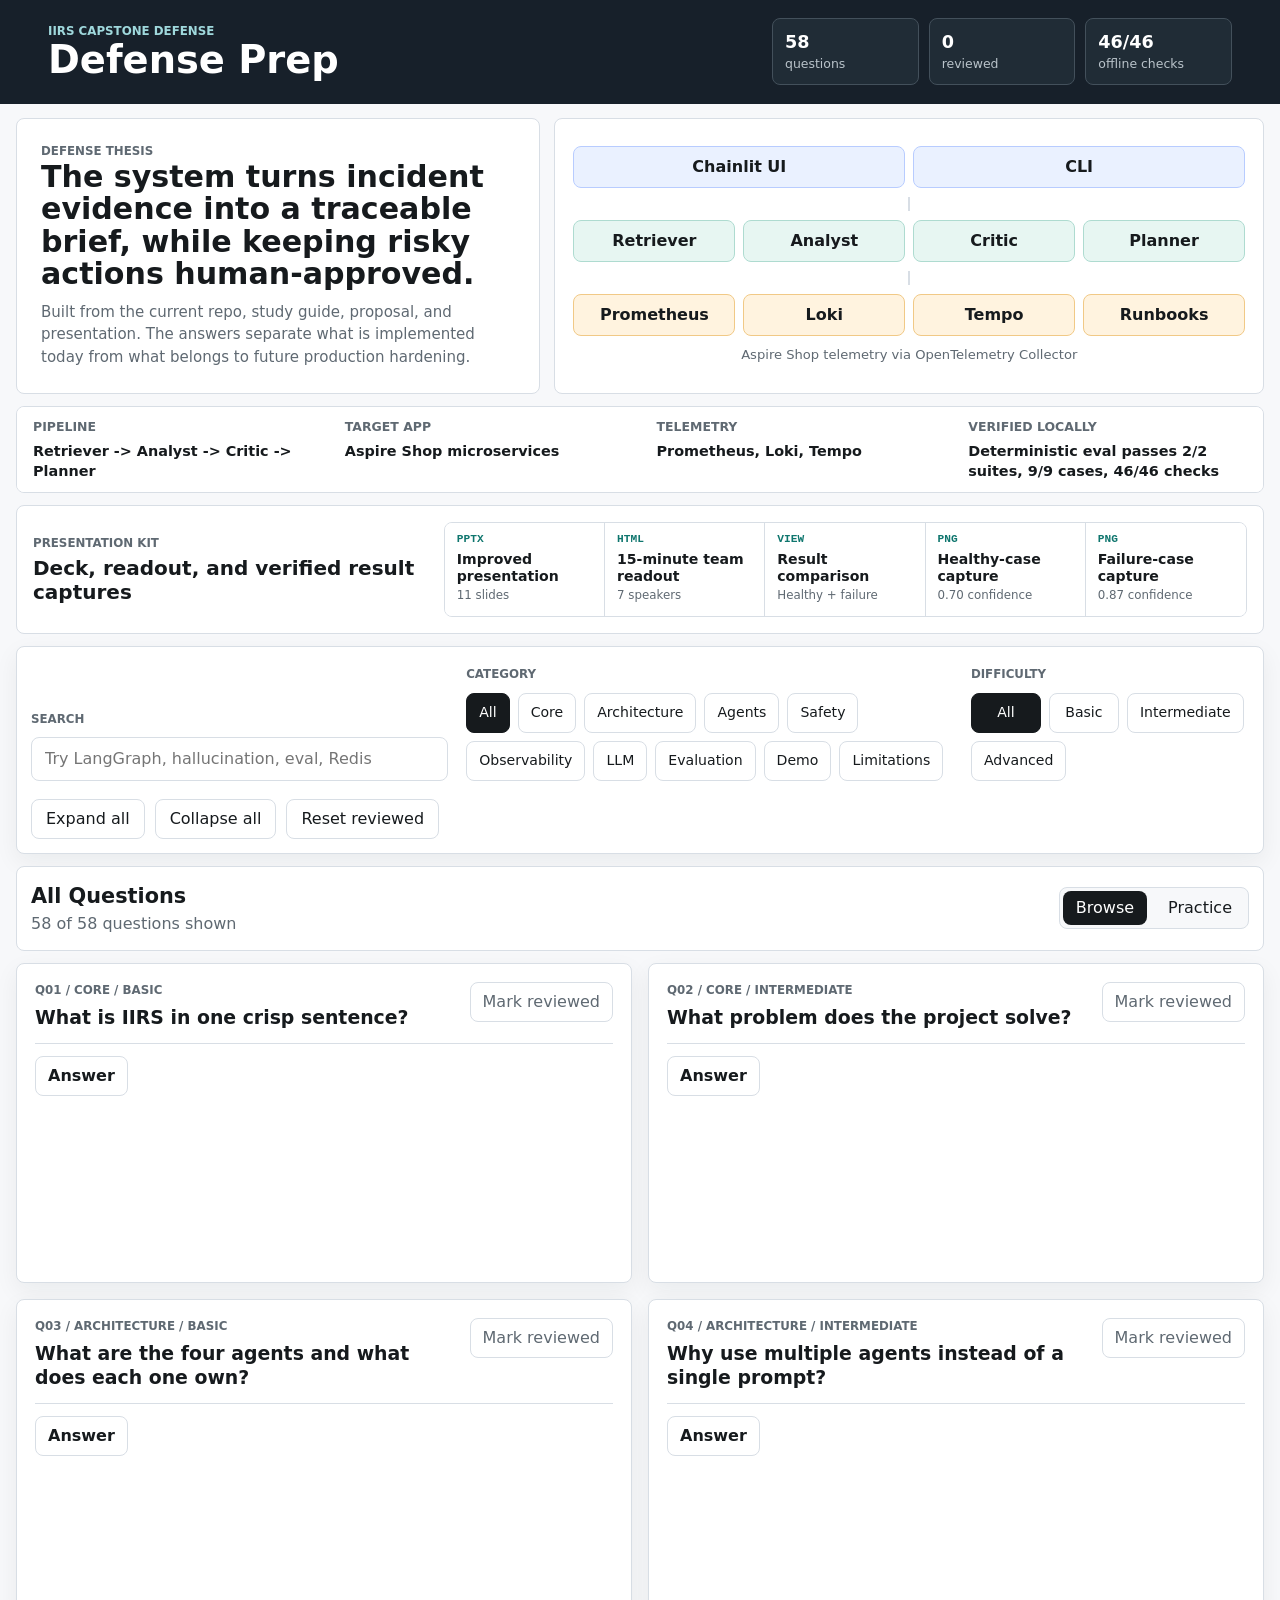
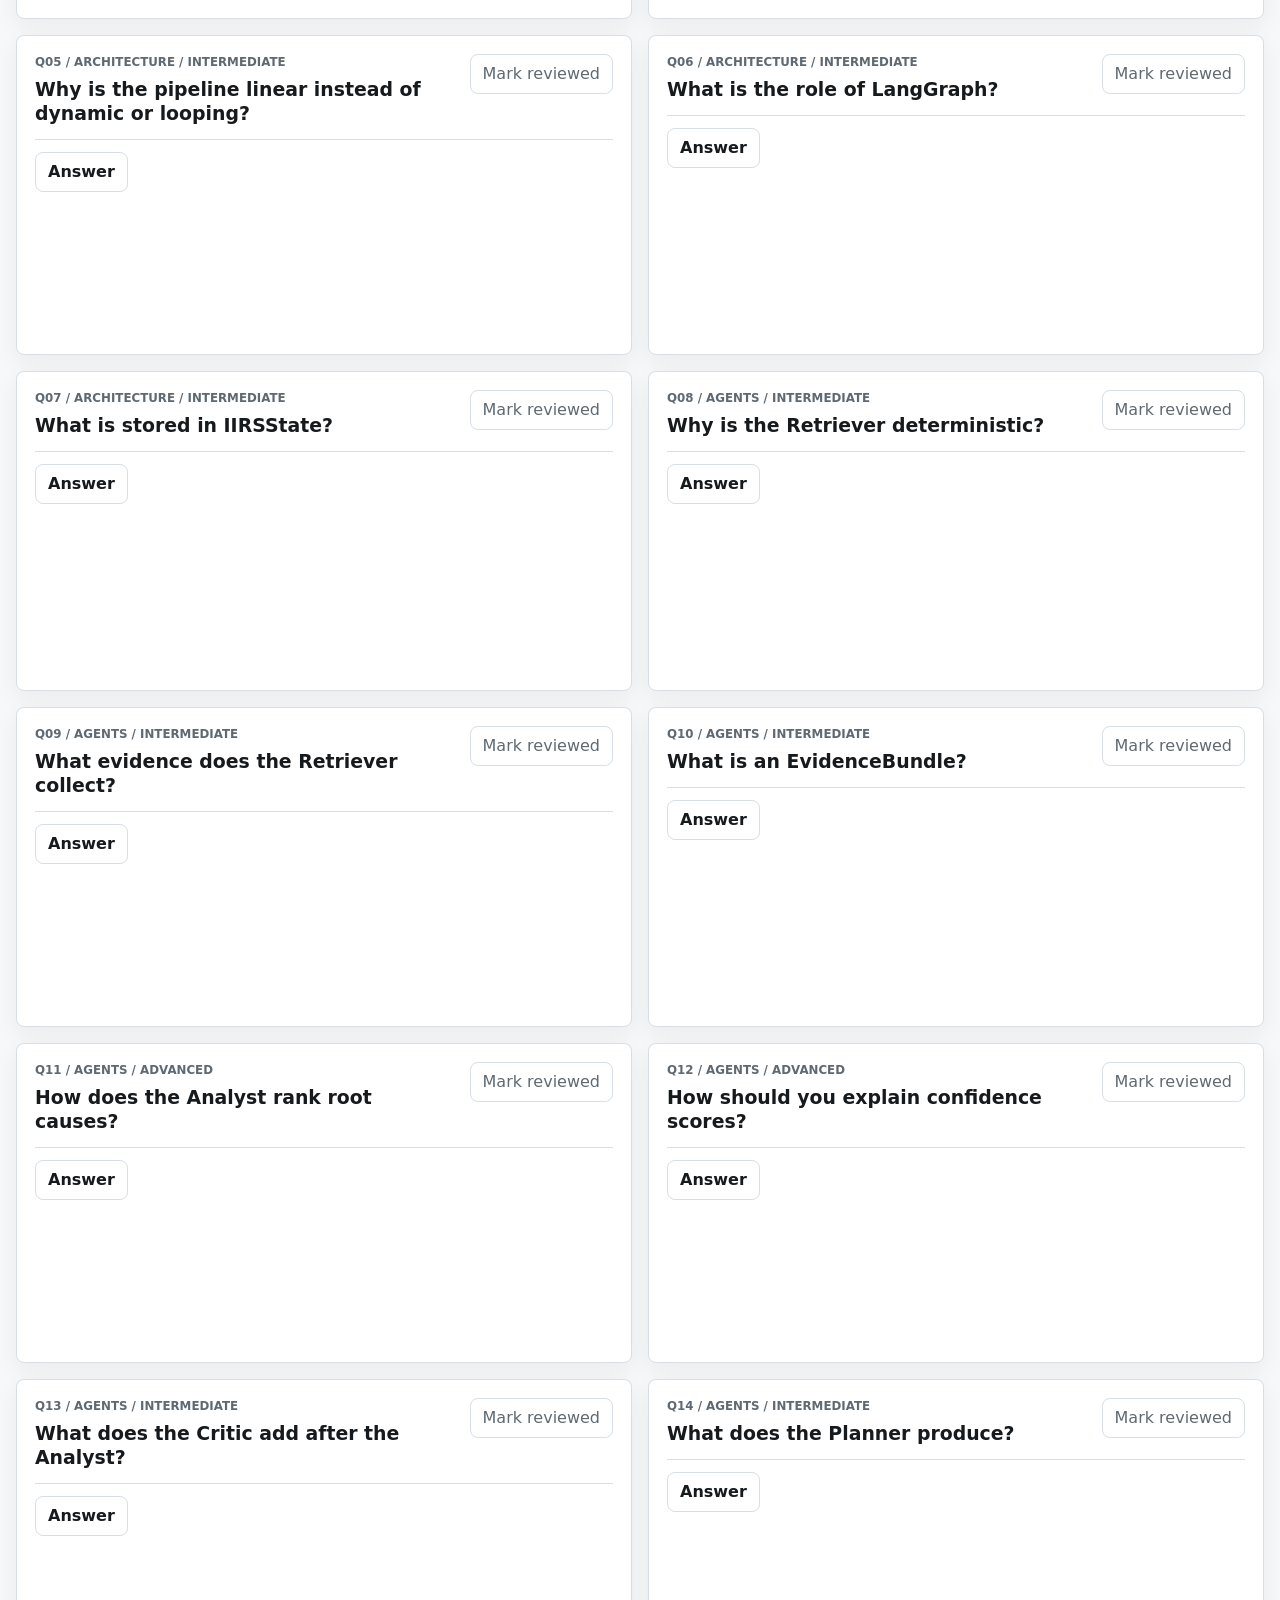
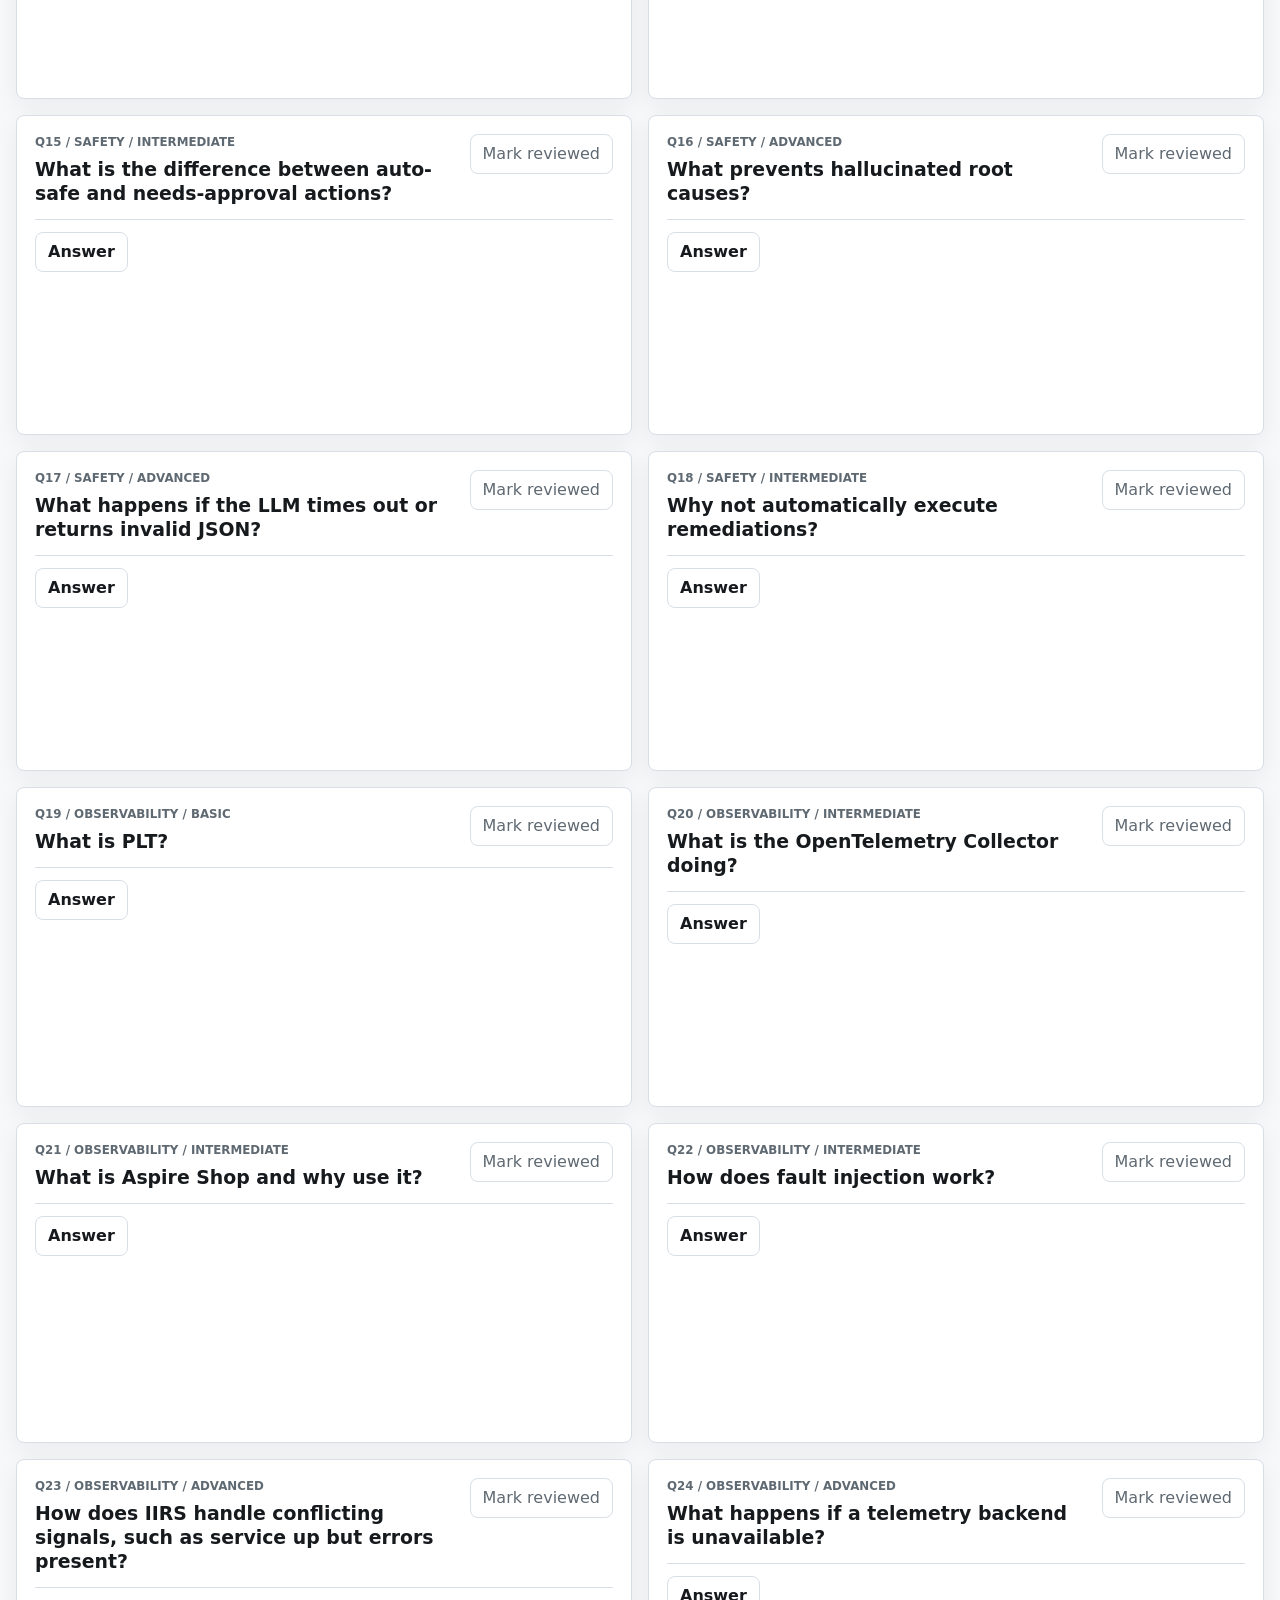
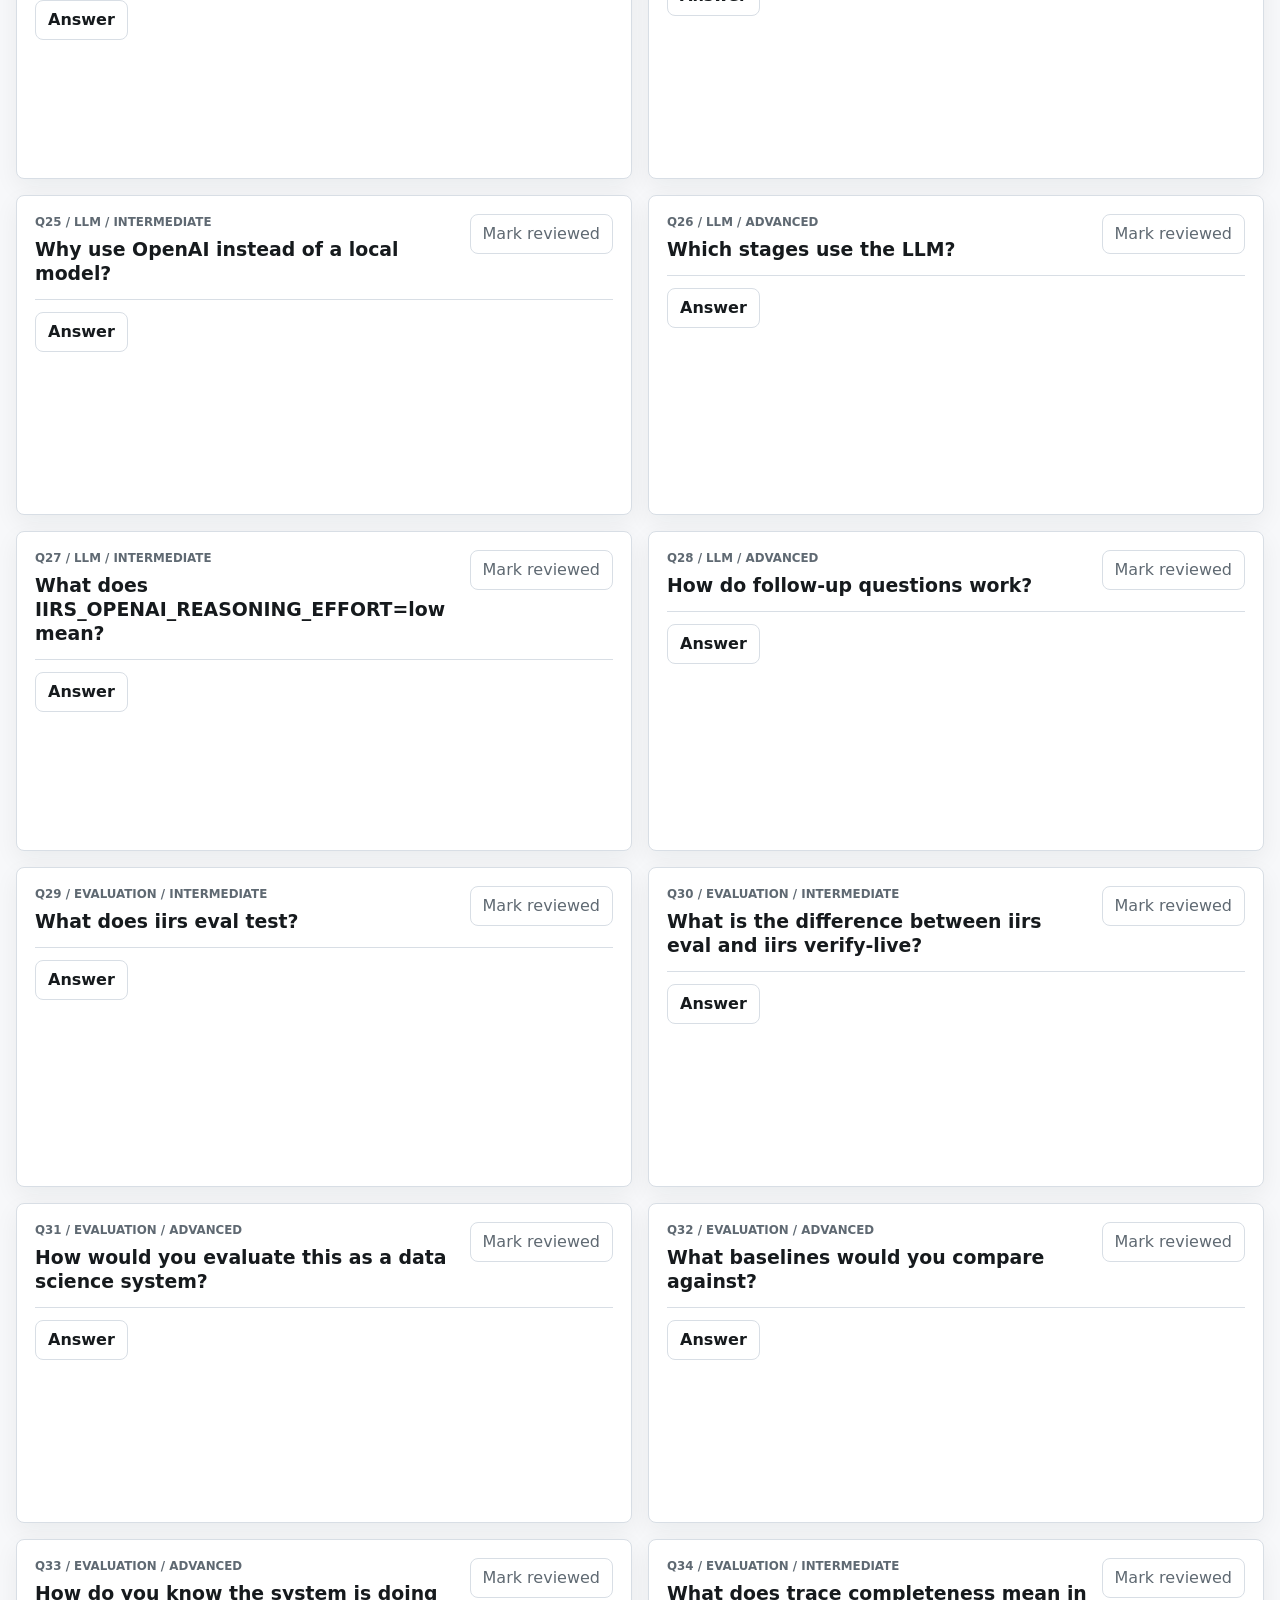
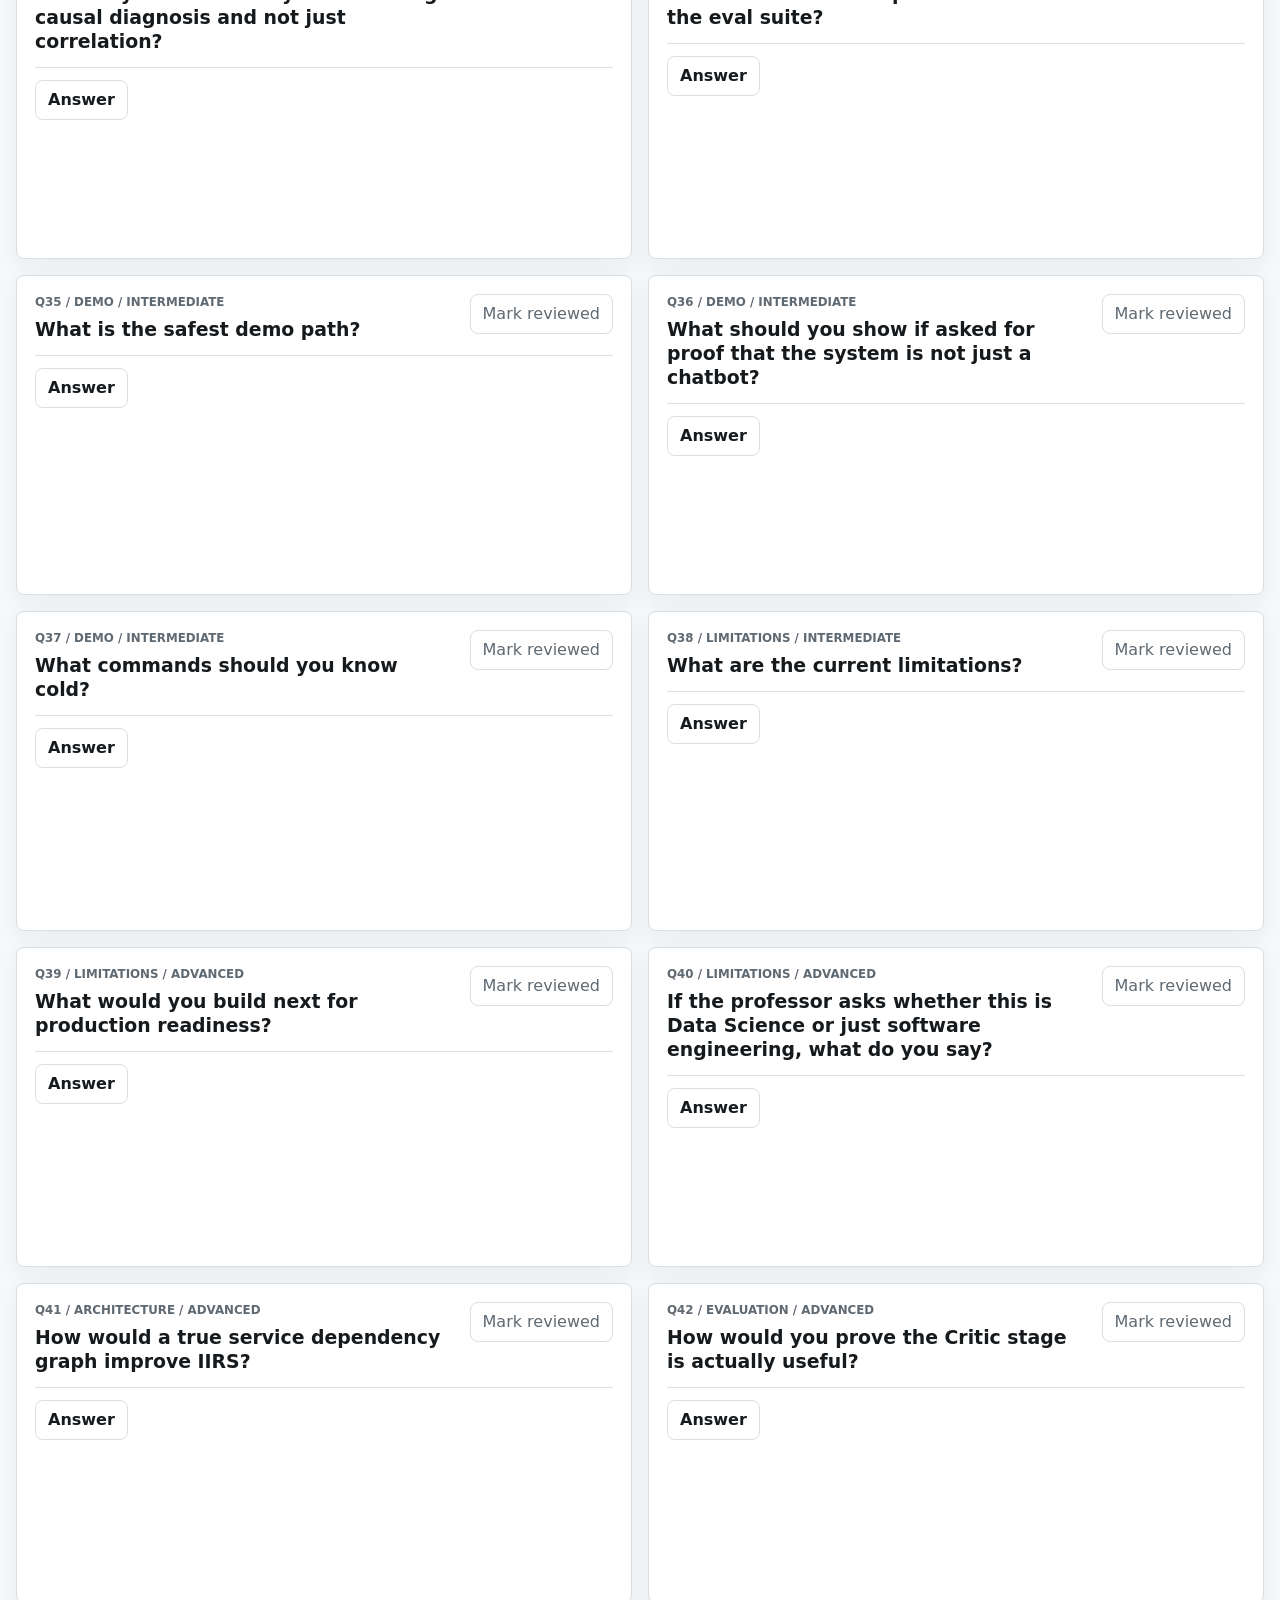
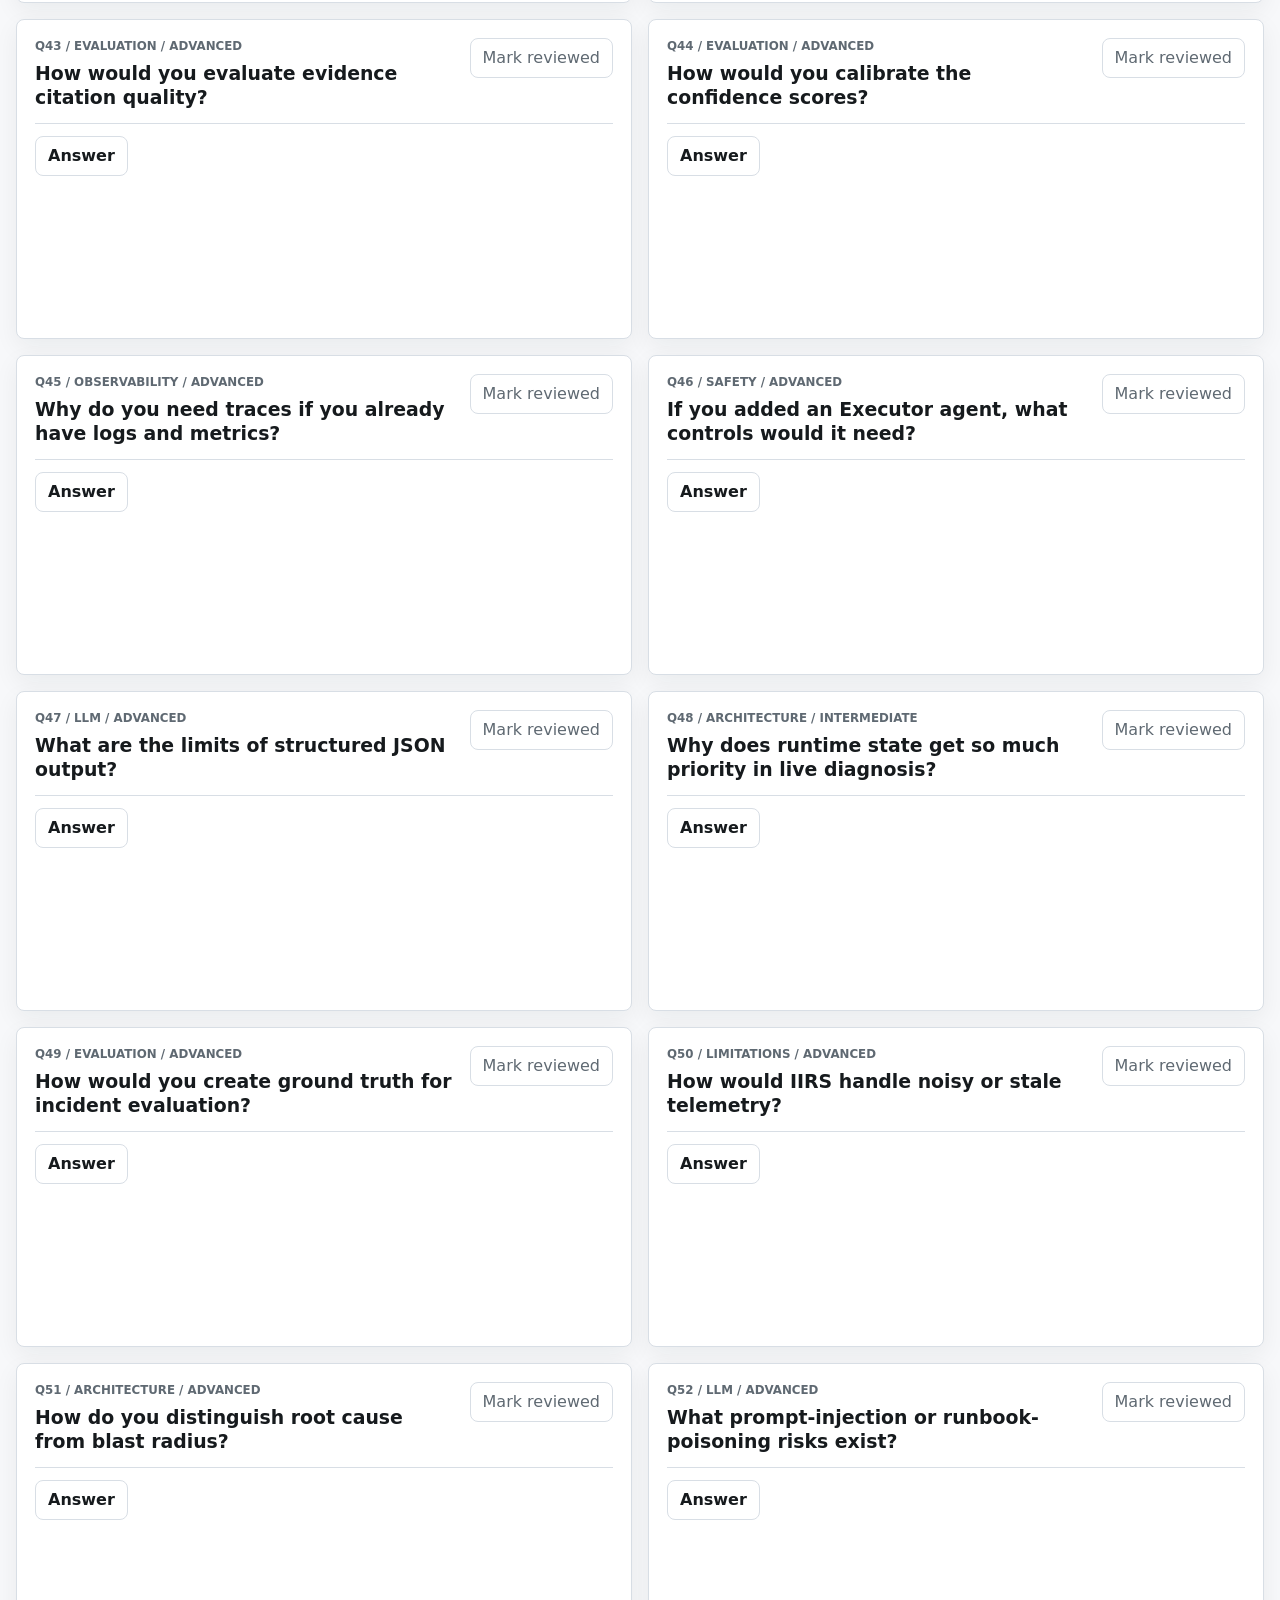
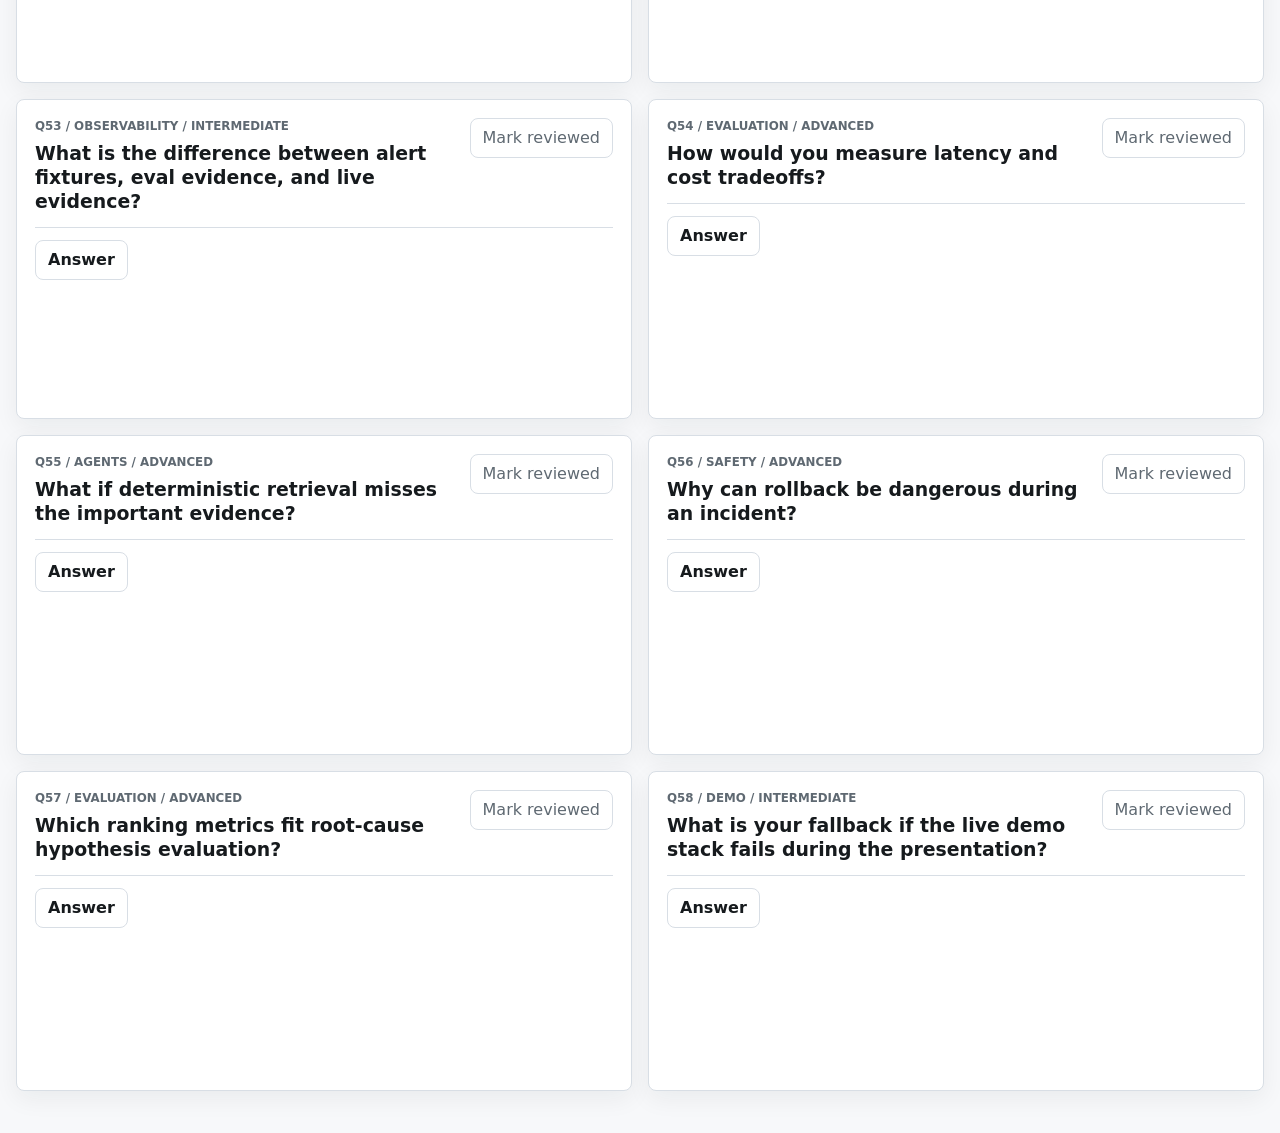
<file: qa-site/index.html>
<!doctype html>
<html lang="en">
  <head>
    <meta charset="utf-8">
    <meta name="viewport" content="width=device-width, initial-scale=1">
    <title>IIRS Viva Prep</title>
    <link rel="icon" type="image/svg+xml" href="favicon.svg">
    <link rel="stylesheet" href="styles.css">
  </head>
  <body>
    <header class="topbar">
      <div>
        <p class="eyebrow">IIRS capstone defense</p>
        <h1>Defense Prep</h1>
      </div>
      <div class="topbar-stats" aria-label="Study stats">
        <div><strong id="totalCount">58</strong><span>questions</span></div>
        <div><strong id="reviewedCount">0</strong><span>reviewed</span></div>
        <div><strong>46/46</strong><span>offline checks</span></div>
      </div>
    </header>

    <main>
      <section class="system-band" aria-label="Project snapshot">
        <div class="snapshot">
          <p class="section-kicker">Defense thesis</p>
          <h2>The system turns incident evidence into a traceable brief, while keeping risky actions human-approved.</h2>
          <p>
            Built from the current repo, study guide, proposal, and presentation. The answers separate what is implemented today
            from what belongs to future production hardening.
          </p>
        </div>
        <div class="system-map" aria-label="IIRS architecture diagram">
          <div class="map-row map-user">
            <span>Chainlit UI</span>
            <span>CLI</span>
          </div>
          <div class="map-line"></div>
          <div class="map-row map-pipeline">
            <span>Retriever</span>
            <span>Analyst</span>
            <span>Critic</span>
            <span>Planner</span>
          </div>
          <div class="map-line"></div>
          <div class="map-row map-data">
            <span>Prometheus</span>
            <span>Loki</span>
            <span>Tempo</span>
            <span>Runbooks</span>
          </div>
          <div class="map-caption">Aspire Shop telemetry via OpenTelemetry Collector</div>
        </div>
      </section>

      <section class="facts-strip" aria-label="Fast facts">
        <div><span>Pipeline</span><strong>Retriever -> Analyst -> Critic -> Planner</strong></div>
        <div><span>Target app</span><strong>Aspire Shop microservices</strong></div>
        <div><span>Telemetry</span><strong>Prometheus, Loki, Tempo</strong></div>
        <div><span>Verified locally</span><strong>Deterministic eval passes 2/2 suites, 9/9 cases, 46/46 checks</strong></div>
      </section>

      <section id="resources" class="presentation-kit" aria-labelledby="resourcesHeading">
        <div class="kit-heading">
          <p class="section-kicker">Presentation kit</p>
          <h2 id="resourcesHeading">Deck, readout, and verified result captures</h2>
        </div>
        <div class="resource-list">
          <a href="resources/IIRS_Presentation_Improved.pptx" download>
            <span class="resource-type">PPTX</span>
            <strong>Improved presentation</strong>
            <span>11 slides</span>
          </a>
          <a href="resources/IIRS_15min_Readout_Script.html">
            <span class="resource-type">HTML</span>
            <strong>15-minute team readout</strong>
            <span>7 speakers</span>
          </a>
          <a href="resources/result-captures/">
            <span class="resource-type">VIEW</span>
            <strong>Result comparison</strong>
            <span>Healthy + failure</span>
          </a>
          <a href="resources/result-captures/healthy-result.png">
            <span class="resource-type">PNG</span>
            <strong>Healthy-case capture</strong>
            <span>0.70 confidence</span>
          </a>
          <a href="resources/result-captures/failure-result.png">
            <span class="resource-type">PNG</span>
            <strong>Failure-case capture</strong>
            <span>0.87 confidence</span>
          </a>
        </div>
      </section>

      <section class="controls" aria-label="Question controls">
        <label class="search-box">
          <span>Search</span>
          <input id="searchInput" type="search" placeholder="Try LangGraph, hallucination, eval, Redis">
        </label>
        <div>
          <span class="control-label">Category</span>
          <div id="categoryFilters" class="filter-row"></div>
        </div>
        <div>
          <span class="control-label">Difficulty</span>
          <div id="difficultyFilters" class="filter-row compact"></div>
        </div>
        <div class="command-row">
          <button id="expandAll" type="button">Expand all</button>
          <button id="collapseAll" type="button">Collapse all</button>
          <button id="resetReviewed" type="button">Reset reviewed</button>
        </div>
      </section>

      <section class="answer-mode" aria-label="Question view">
        <div>
          <h2 id="resultHeading">All Questions</h2>
          <p id="resultMeta">58 focused questions, weighted toward intermediate and advanced defense prep.</p>
        </div>
        <div class="view-actions">
          <div class="view-tabs" role="tablist" aria-label="Study view">
            <button id="browseView" type="button" role="tab" aria-selected="true">Browse</button>
            <button id="practiceView" type="button" role="tab" aria-selected="false">Practice</button>
          </div>
          <div id="practiceControls" class="practice-controls" hidden>
            <button id="previousQuestion" type="button">Previous</button>
            <span id="practiceProgress" aria-live="polite">1 / 58</span>
            <button id="randomQuestion" type="button">Random</button>
            <button id="nextQuestion" type="button">Next</button>
          </div>
        </div>
      </section>

      <section id="questionGrid" class="question-grid" aria-live="polite"></section>
    </main>

    <template id="questionTemplate">
      <article class="qa-card">
        <div class="card-head">
          <div>
            <p class="card-meta"></p>
            <h3></h3>
          </div>
          <button class="review-toggle" type="button"></button>
        </div>
        <details>
          <summary>Answer</summary>
          <div class="answer"></div>
        </details>
        <div class="say-block"></div>
        <div class="trap-block"></div>
      </article>
    </template>

    <script src="app.js"></script>
  </body>
</html>
</file>
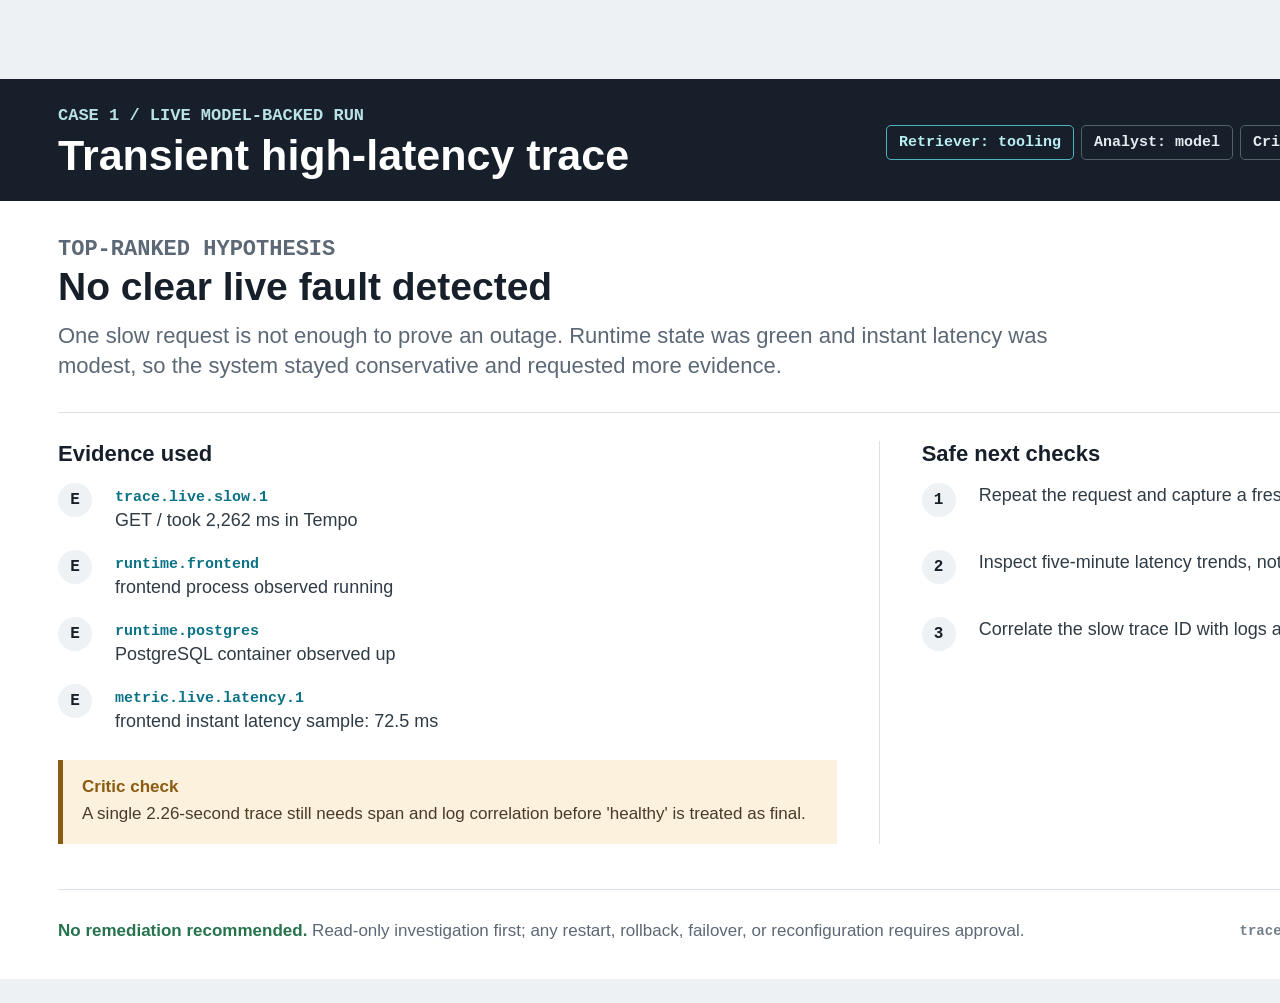
<file: qa-site/resources/result-captures/index.html>
<!doctype html>
<html lang="en">
<head>
  <meta charset="utf-8">
  <meta name="viewport" content="width=device-width, initial-scale=1">
  <title>IIRS Result Captures</title>
  <link rel="icon" type="image/svg+xml" href="../../favicon.svg">
  <style>
    :root {
      --ink: #17202a;
      --muted: #5c6875;
      --line: #dce3e8;
      --surface: #ffffff;
      --page: #edf1f3;
      --teal: #0b7285;
      --teal-soft: #e3f2f4;
      --green: #26734d;
      --green-soft: #e8f4ed;
      --amber: #8a5b12;
      --amber-soft: #fbf1dc;
      --red: #9a3732;
      --red-soft: #fae9e7;
    }

    * { box-sizing: border-box; }

    body {
      margin: 0;
      background: var(--page);
      color: var(--ink);
      font-family: "Segoe UI", Arial, sans-serif;
    }

    .controls {
      width: 1600px;
      margin: 24px auto 12px;
      display: flex;
      justify-content: flex-end;
      gap: 8px;
    }

    .controls button {
      border: 1px solid #b7c2ca;
      background: var(--surface);
      color: var(--ink);
      min-width: 150px;
      padding: 12px 18px;
      border-radius: 6px;
      font: 600 17px/1 "Segoe UI", Arial, sans-serif;
      cursor: pointer;
    }

    .controls button[aria-selected="true"] {
      background: var(--ink);
      border-color: var(--ink);
      color: white;
    }

    .capture-frame {
      width: 1600px;
      height: 900px;
      margin: 0 auto 24px;
      overflow: hidden;
      background: var(--surface);
      position: relative;
    }

    .topline {
      height: 122px;
      background: var(--ink);
      color: white;
      padding: 26px 58px 22px;
      display: flex;
      justify-content: space-between;
      align-items: center;
    }

    .eyebrow {
      margin: 0 0 6px;
      color: #b9e2e7;
      font: 700 17px/1.2 Consolas, monospace;
      text-transform: uppercase;
    }

    h1 {
      margin: 0;
      font-size: 43px;
      line-height: 1.08;
      letter-spacing: 0;
    }

    .run-mode {
      display: grid;
      grid-template-columns: repeat(4, auto);
      gap: 7px;
      align-items: center;
    }

    .run-mode span {
      border: 1px solid #53616c;
      padding: 9px 12px;
      border-radius: 5px;
      font: 600 15px/1 Consolas, monospace;
      color: #e5ebef;
    }

    .run-mode span:first-child { border-color: #4fb3bf; color: #b9eef3; }

    .content { padding: 34px 58px 38px; }

    .verdict {
      min-height: 174px;
      display: grid;
      grid-template-columns: 1fr 250px;
      gap: 34px;
      align-items: center;
      border-bottom: 1px solid var(--line);
      padding-bottom: 30px;
    }

    .verdict-label {
      margin: 0 0 9px;
      color: var(--teal);
      font: 700 17px/1.2 Consolas, monospace;
      text-transform: uppercase;
    }

    .verdict h2 {
      margin: 0 0 12px;
      font-size: 39px;
      line-height: 1.12;
      letter-spacing: 0;
    }

    .verdict p {
      margin: 0;
      max-width: 1050px;
      color: var(--muted);
      font-size: 22px;
      line-height: 1.38;
    }

    .confidence {
      height: 128px;
      border-left: 5px solid var(--teal);
      background: var(--teal-soft);
      padding: 21px 24px;
      display: flex;
      flex-direction: column;
      justify-content: center;
    }

    .confidence strong {
      font: 700 47px/1 Consolas, monospace;
      color: var(--teal);
    }

    .confidence span {
      margin-top: 9px;
      color: var(--muted);
      font-size: 16px;
    }

    .columns {
      display: grid;
      grid-template-columns: 1.08fr 0.92fr;
      gap: 42px;
      padding-top: 28px;
    }

    .column + .column {
      border-left: 1px solid var(--line);
      padding-left: 42px;
    }

    h3 {
      margin: 0 0 16px;
      font-size: 22px;
      line-height: 1.2;
    }

    .evidence-list,
    .action-list {
      list-style: none;
      padding: 0;
      margin: 0;
      display: grid;
      gap: 13px;
    }

    .evidence-list li,
    .action-list li {
      min-height: 54px;
      display: grid;
      grid-template-columns: 44px 1fr;
      gap: 13px;
      align-items: start;
      color: #2f3b45;
      font-size: 18px;
      line-height: 1.34;
    }

    .evidence-list code {
      color: var(--teal);
      font: 700 15px/1.34 Consolas, monospace;
    }

    .index {
      width: 34px;
      height: 34px;
      display: grid;
      place-items: center;
      border-radius: 50%;
      background: #eef2f4;
      color: var(--ink);
      font: 700 16px/1 Consolas, monospace;
    }

    .critic {
      margin-top: 22px;
      border-left: 5px solid var(--amber);
      background: var(--amber-soft);
      padding: 17px 19px 18px;
    }

    .critic strong {
      display: block;
      margin-bottom: 6px;
      color: var(--amber);
      font-size: 17px;
    }

    .critic p {
      margin: 0;
      font-size: 17px;
      line-height: 1.35;
      color: #4a3b24;
    }

    .safety {
      position: absolute;
      left: 58px;
      right: 58px;
      bottom: 28px;
      min-height: 62px;
      display: flex;
      align-items: center;
      justify-content: space-between;
      border-top: 1px solid var(--line);
      padding-top: 20px;
      color: var(--muted);
      font-size: 17px;
    }

    .safety strong { color: var(--green); }

    .source {
      font: 600 14px/1 Consolas, monospace;
      color: #73808b;
    }

    .capture-frame[data-case="failure"] .confidence {
      border-left-color: var(--red);
      background: var(--red-soft);
    }

    .capture-frame[data-case="failure"] .confidence strong { color: var(--red); }
  </style>
</head>
<body>
  <div class="controls" role="tablist" aria-label="Result case">
    <button id="healthyTab" type="button" role="tab" aria-selected="true">Healthy case</button>
    <button id="failureTab" type="button" role="tab" aria-selected="false">Failure case</button>
  </div>

  <main id="capture" class="capture-frame" data-case="healthy">
    <header class="topline">
      <div>
        <p class="eyebrow" id="caseLabel">Case 1 / Live model-backed run</p>
        <h1 id="title">Transient high-latency trace</h1>
      </div>
      <div class="run-mode" aria-label="Execution modes">
        <span>Retriever: tooling</span>
        <span>Analyst: model</span>
        <span>Critic: model</span>
        <span>Planner: model</span>
      </div>
    </header>

    <div class="content">
      <section class="verdict">
        <div>
          <p class="verdict-label">Top-ranked hypothesis</p>
          <h2 id="verdict">No clear live fault detected</h2>
          <p id="summary">One slow request is not enough to prove an outage. Runtime state was green and instant latency was modest, so the system stayed conservative and requested more evidence.</p>
        </div>
        <div class="confidence">
          <strong id="confidence">0.70</strong>
          <span>relative confidence, not a calibrated probability</span>
        </div>
      </section>

      <div class="columns">
        <section class="column">
          <h3>Evidence used</h3>
          <ul id="evidence" class="evidence-list"></ul>
          <div class="critic">
            <strong>Critic check</strong>
            <p id="critic">A single 2.26-second trace still needs span and log correlation before “healthy” is treated as final.</p>
          </div>
        </section>

        <section class="column">
          <h3>Safe next checks</h3>
          <ol id="actions" class="action-list"></ol>
        </section>
      </div>
    </div>

    <footer class="safety">
      <span><strong id="safetyLabel">No remediation recommended.</strong> Read-only investigation first; any restart, rollback, failover, or reconfiguration requires approval.</span>
      <span id="source" class="source">trace: live-chat-20260425...9c1eef3e</span>
    </footer>
  </main>

  <script>
    const cases = {
      healthy: {
        label: "Case 1 / Live model-backed run",
        title: "Transient high-latency trace",
        verdict: "No clear live fault detected",
        confidence: "0.70",
        summary: "One slow request is not enough to prove an outage. Runtime state was green and instant latency was modest, so the system stayed conservative and requested more evidence.",
        evidence: [
          ["trace.live.slow.1", "GET / took 2,262 ms in Tempo"],
          ["runtime.frontend", "frontend process observed running"],
          ["runtime.postgres", "PostgreSQL container observed up"],
          ["metric.live.latency.1", "frontend instant latency sample: 72.5 ms"]
        ],
        critic: "A single 2.26-second trace still needs span and log correlation before 'healthy' is treated as final.",
        actions: [
          "Repeat the request and capture a fresh trace.",
          "Inspect five-minute latency trends, not one instant sample.",
          "Correlate the slow trace ID with logs and child spans."
        ],
        safety: "No remediation recommended.",
        source: "trace: live-chat-20260425...9c1eef3e"
      },
      failure: {
        label: "Case 2 / Live model-backed run",
        title: "Catalog service not observed",
        verdict: "catalogservice unavailable",
        confidence: "0.87",
        summary: "Runtime inspection did not observe catalogservice, so service unavailability ranked first. Recent catalog logs conflict with that signal, so the Critic requires reachability checks before remediation.",
        evidence: [
          ["runtime.catalogservice", "process not observed in Docker or local process list"],
          ["log.runtime.tail...1", "recent database queries were still present"],
          ["metric.live.latency.1", "catalogservice latency sample was NaN"],
          ["trace.live.slow.1", "slow frontend request captured in Tempo"]
        ],
        critic: "The missing-process signal is strong but not definitive because recent logs exist. Confirm process state and the health endpoint before restart.",
        actions: [
          "Confirm the service in Docker and the host process list.",
          "Call the health endpoint from host and frontend.",
          "Inspect logs around the suspected stop window."
        ],
        safety: "Restart remains approval-gated.",
        source: "trace: live-chat-20260411...2af84560"
      }
    };

    const elements = {
      capture: document.querySelector("#capture"),
      caseLabel: document.querySelector("#caseLabel"),
      title: document.querySelector("#title"),
      verdict: document.querySelector("#verdict"),
      confidence: document.querySelector("#confidence"),
      summary: document.querySelector("#summary"),
      evidence: document.querySelector("#evidence"),
      critic: document.querySelector("#critic"),
      actions: document.querySelector("#actions"),
      safetyLabel: document.querySelector("#safetyLabel"),
      source: document.querySelector("#source"),
      healthyTab: document.querySelector("#healthyTab"),
      failureTab: document.querySelector("#failureTab")
    };

    function render(name) {
      const item = cases[name];
      elements.capture.dataset.case = name;
      elements.caseLabel.textContent = item.label;
      elements.title.textContent = item.title;
      elements.verdict.textContent = item.verdict;
      elements.confidence.textContent = item.confidence;
      elements.summary.textContent = item.summary;
      elements.critic.textContent = item.critic;
      elements.safetyLabel.textContent = item.safety;
      elements.source.textContent = item.source;
      elements.healthyTab.setAttribute("aria-selected", String(name === "healthy"));
      elements.failureTab.setAttribute("aria-selected", String(name === "failure"));

      elements.evidence.replaceChildren(...item.evidence.map(([id, text]) => {
        const li = document.createElement("li");
        const marker = document.createElement("span");
        marker.className = "index";
        marker.textContent = "E";
        const body = document.createElement("span");
        const code = document.createElement("code");
        code.textContent = id;
        body.append(code, document.createElement("br"), text);
        li.append(marker, body);
        return li;
      }));

      elements.actions.replaceChildren(...item.actions.map((text, index) => {
        const li = document.createElement("li");
        const marker = document.createElement("span");
        marker.className = "index";
        marker.textContent = String(index + 1);
        const body = document.createElement("span");
        body.textContent = text;
        li.append(marker, body);
        return li;
      }));
    }

    elements.healthyTab.addEventListener("click", () => render("healthy"));
    elements.failureTab.addEventListener("click", () => render("failure"));
    render("healthy");
  </script>
</body>
</html>
</file>
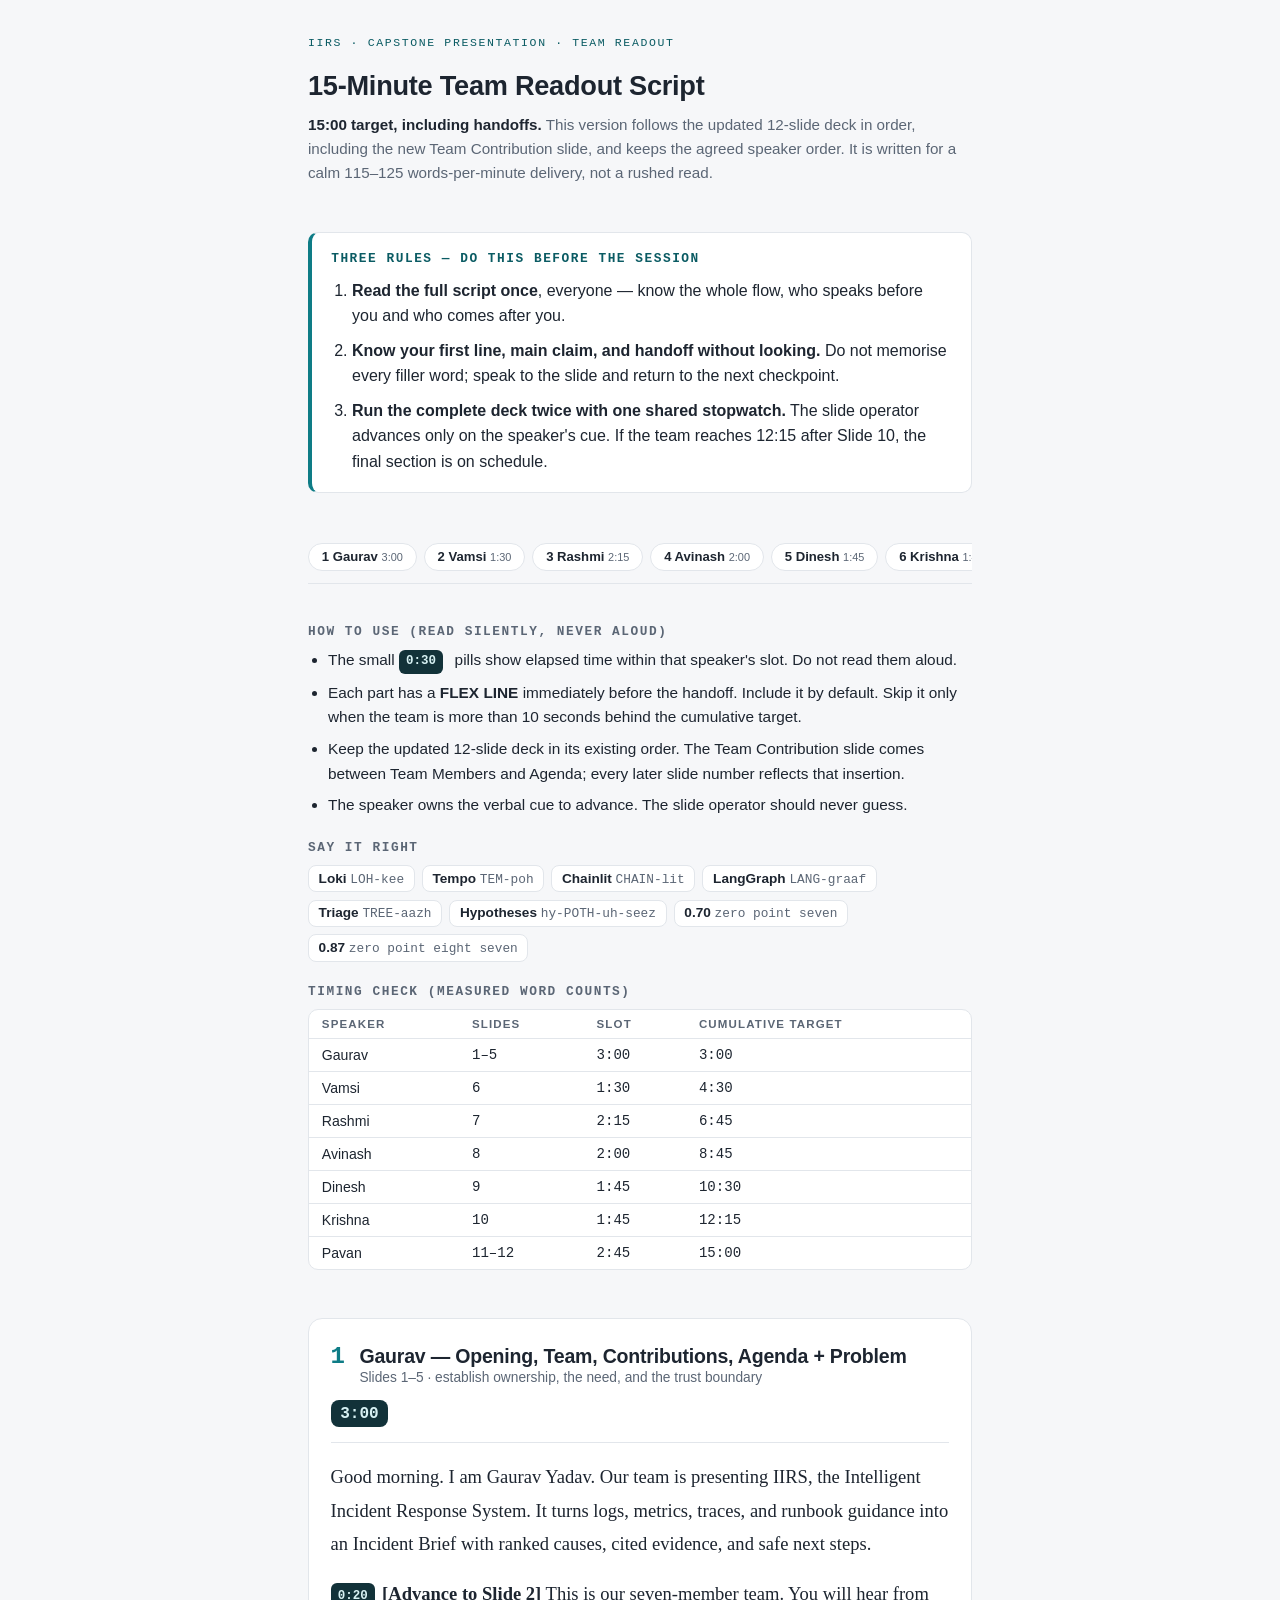
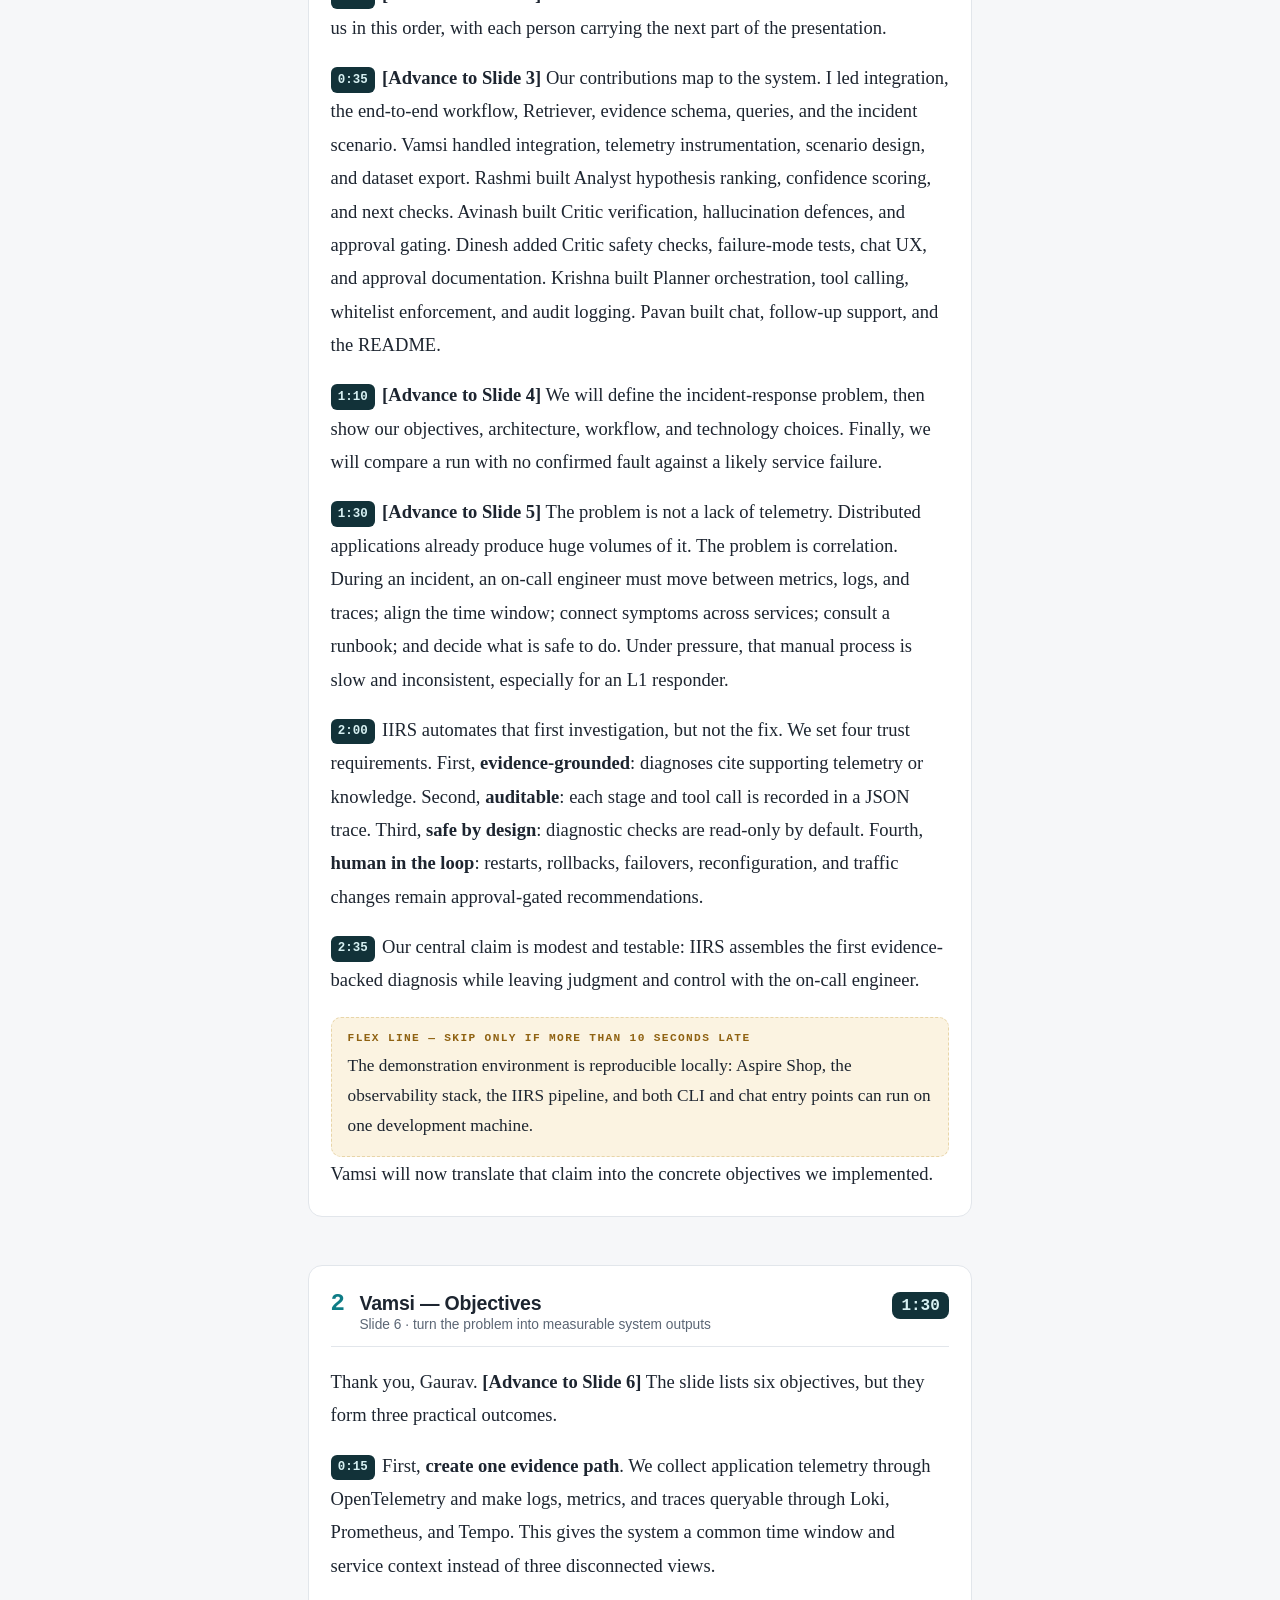
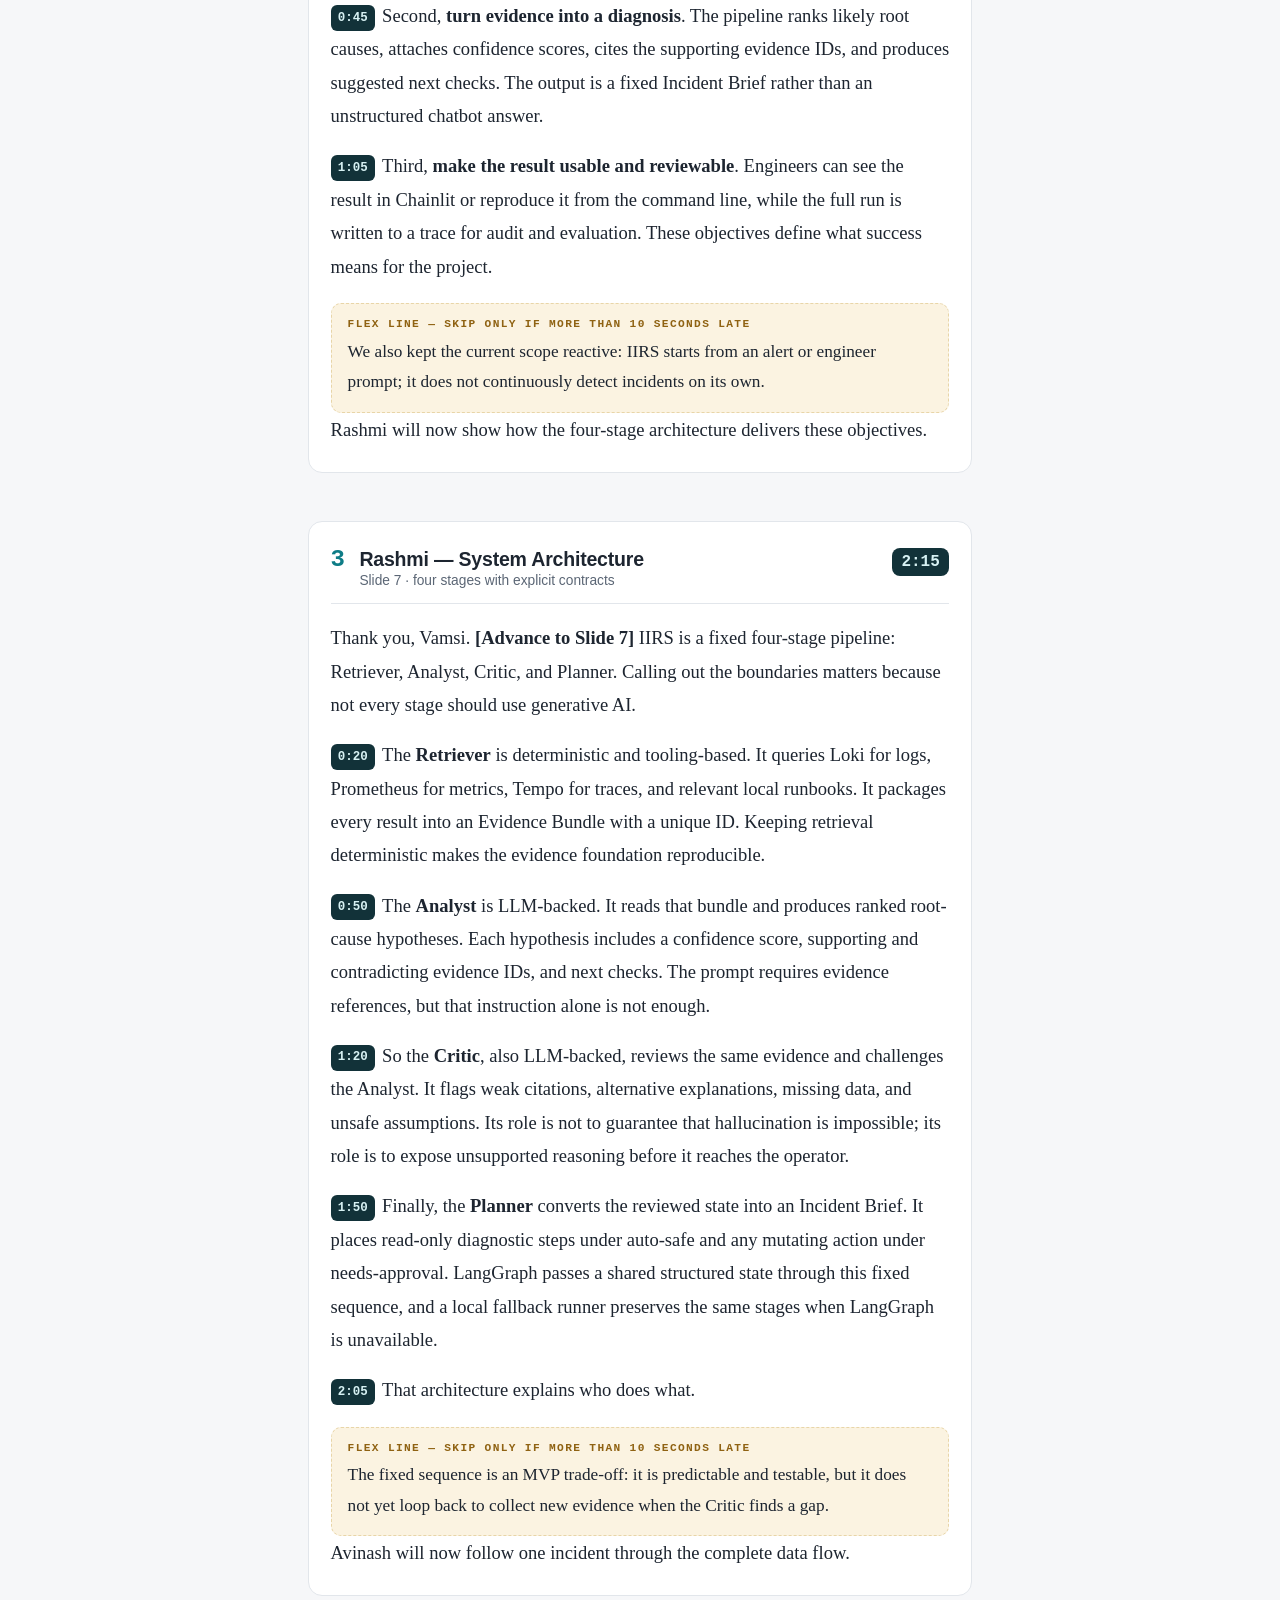
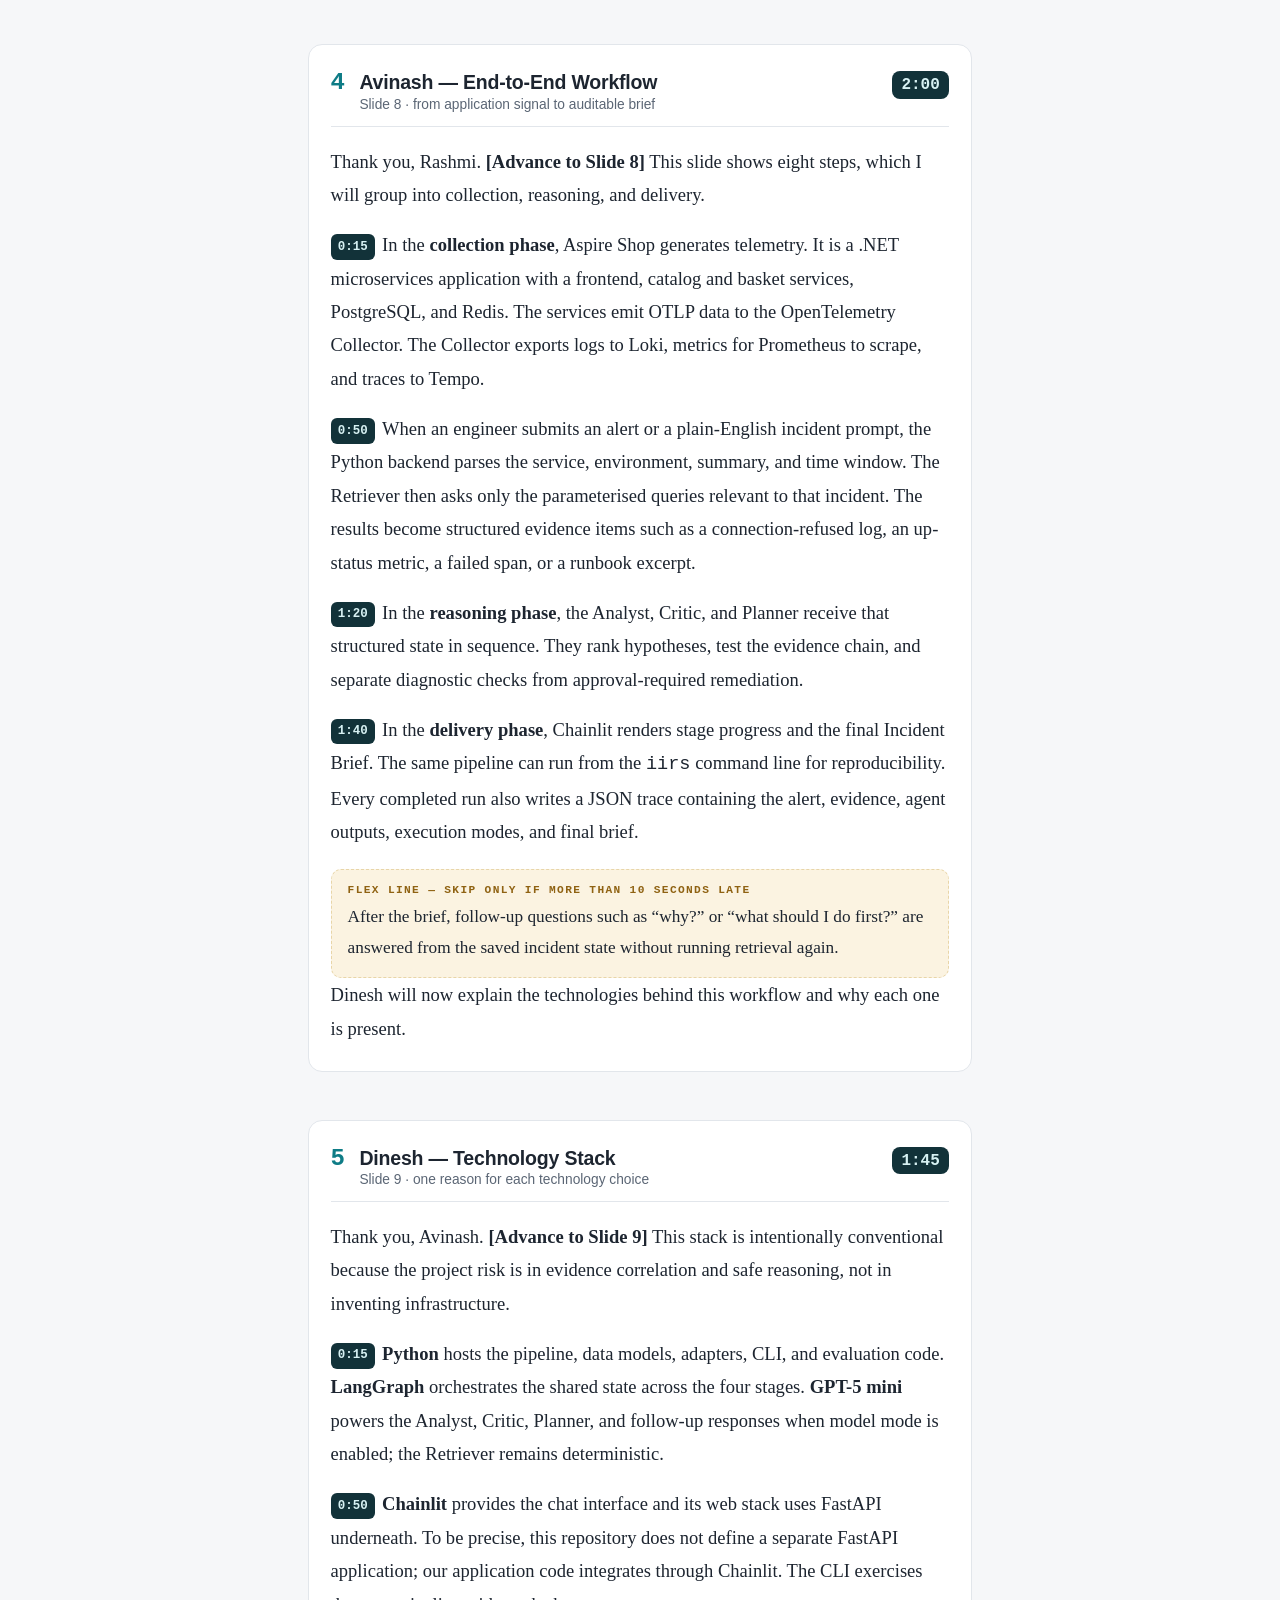
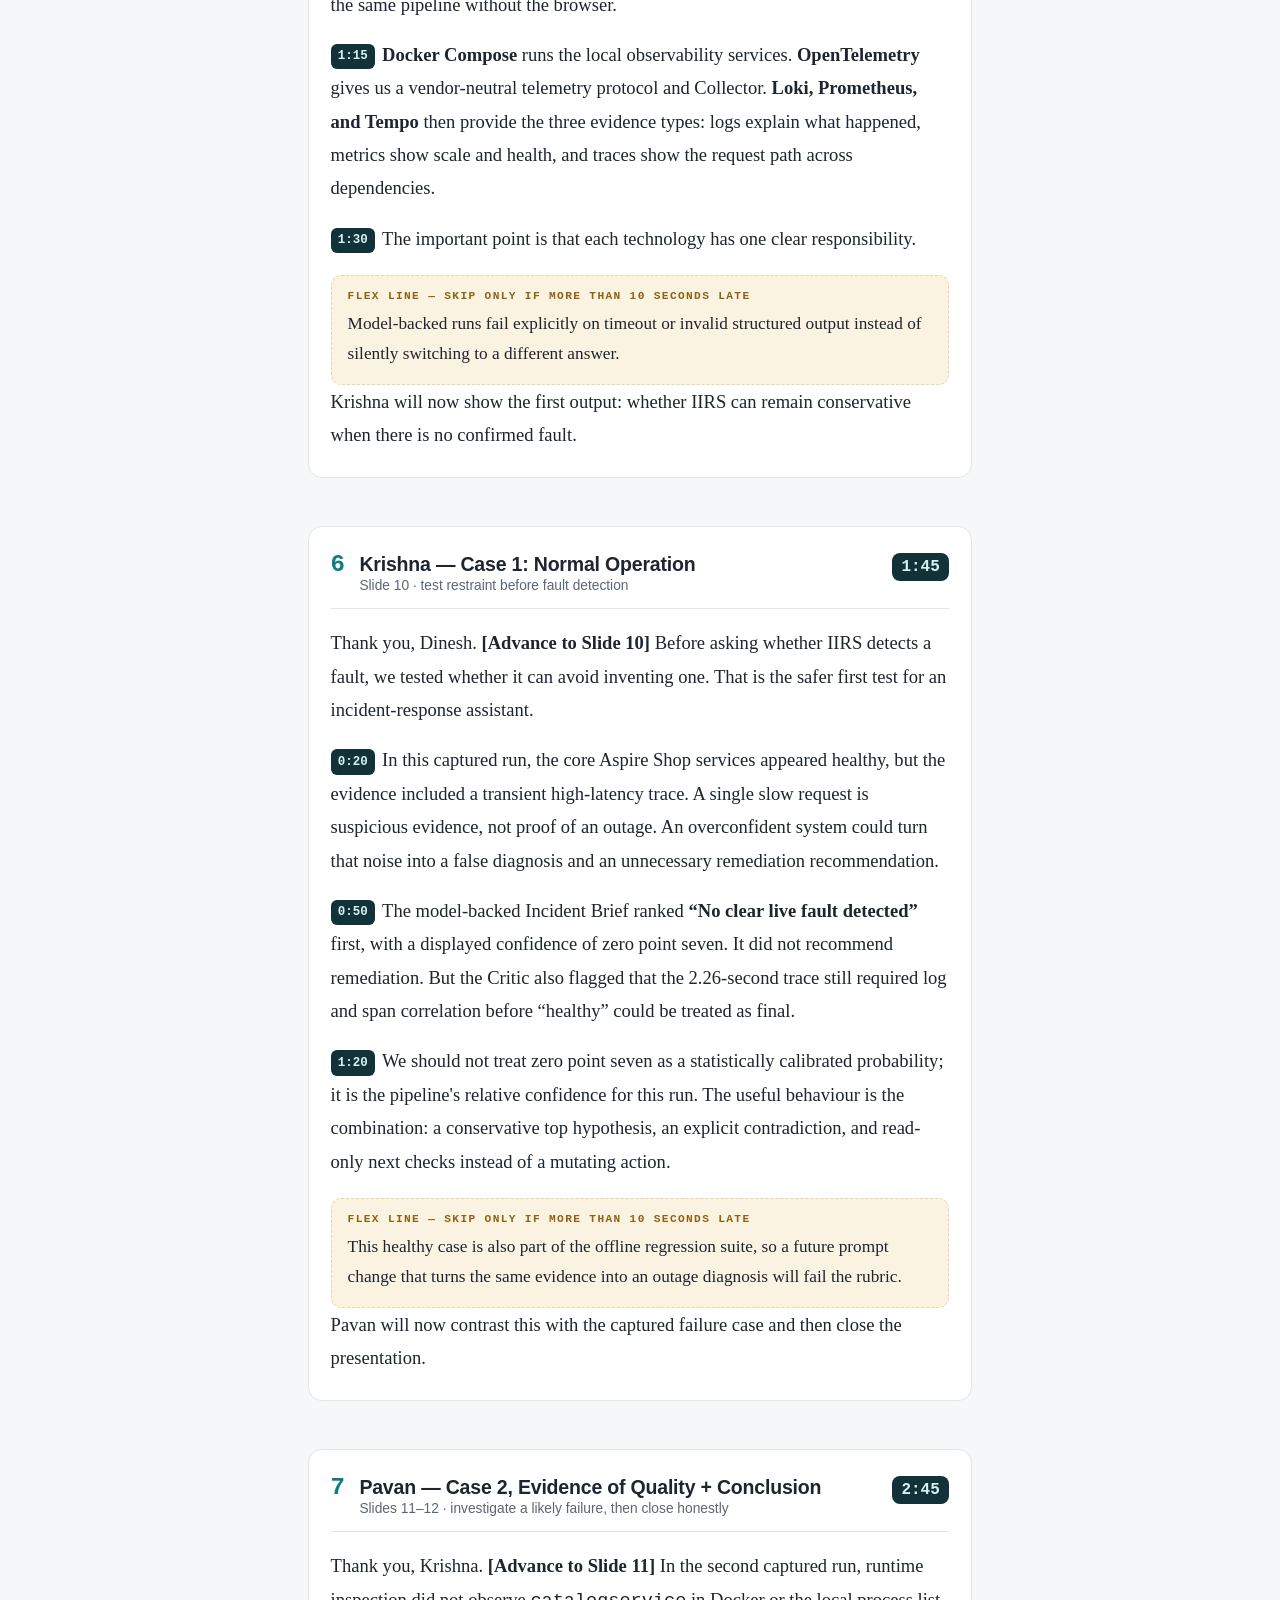
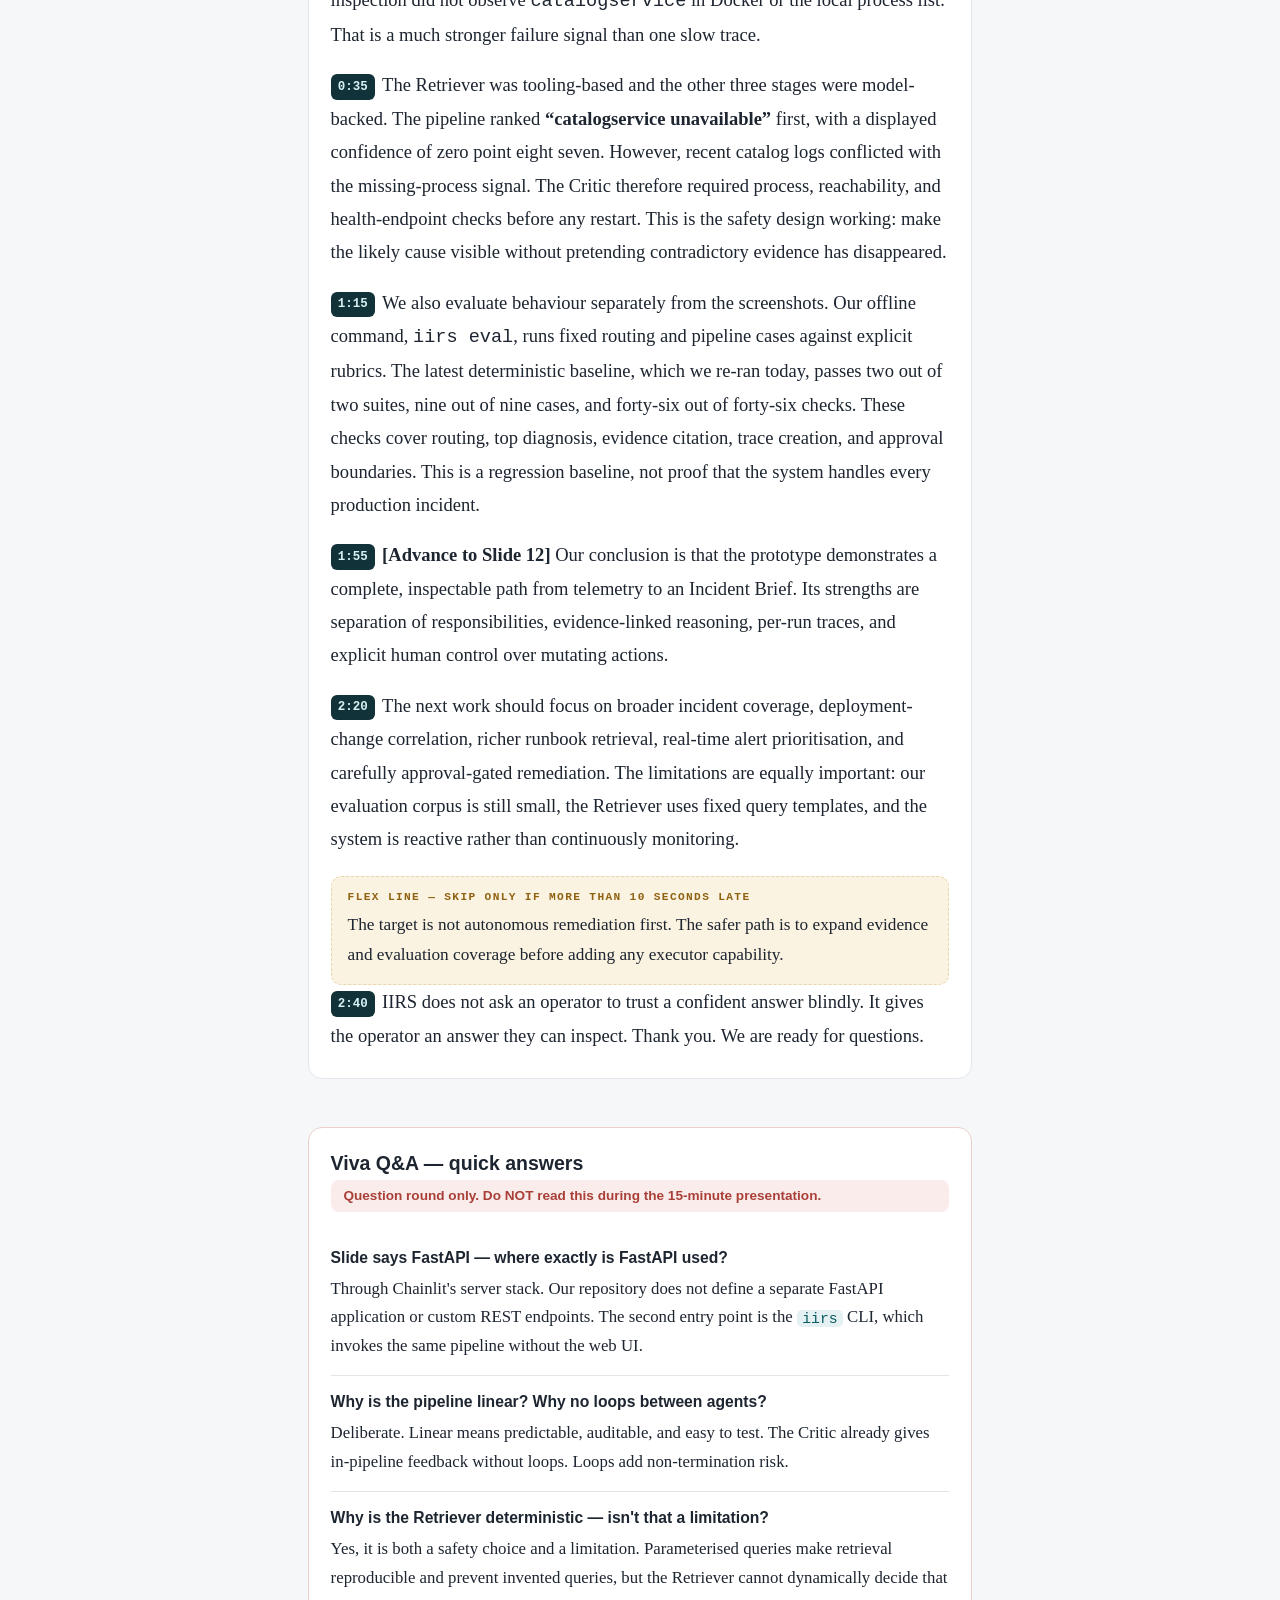
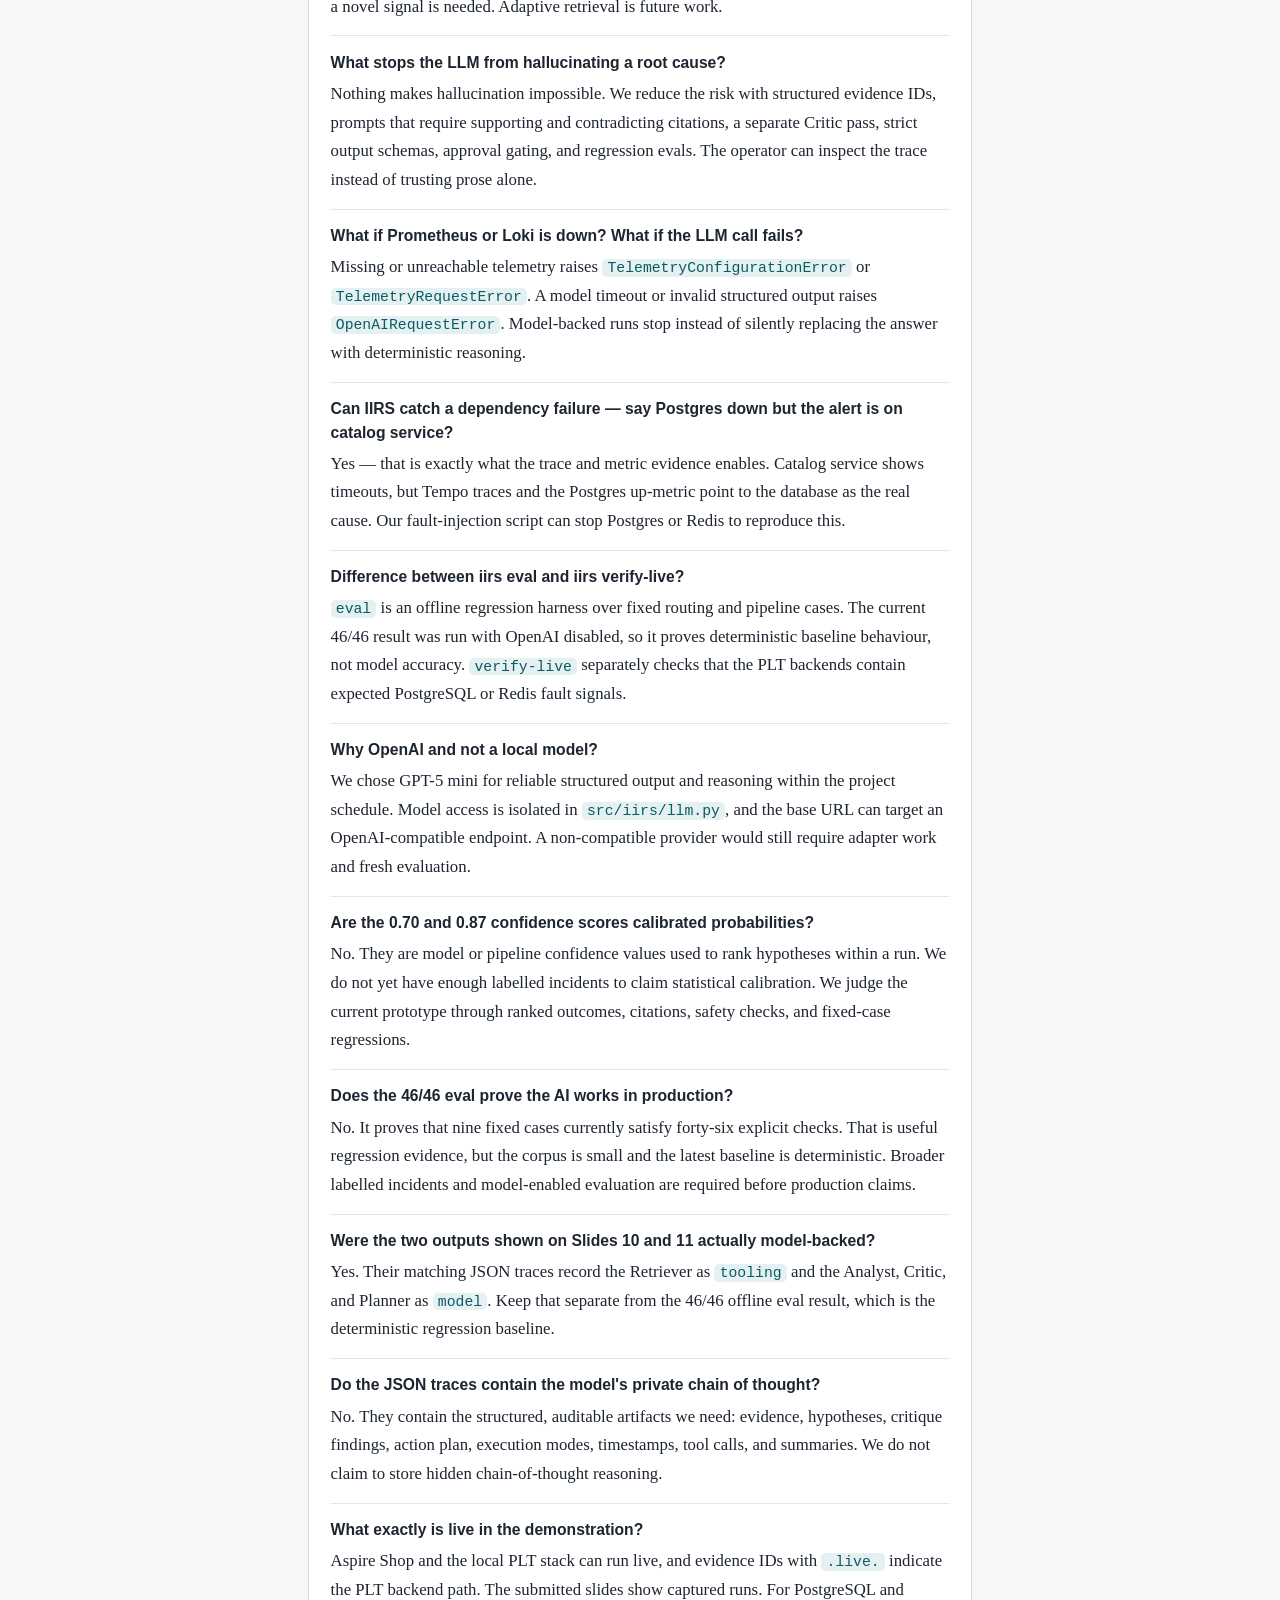
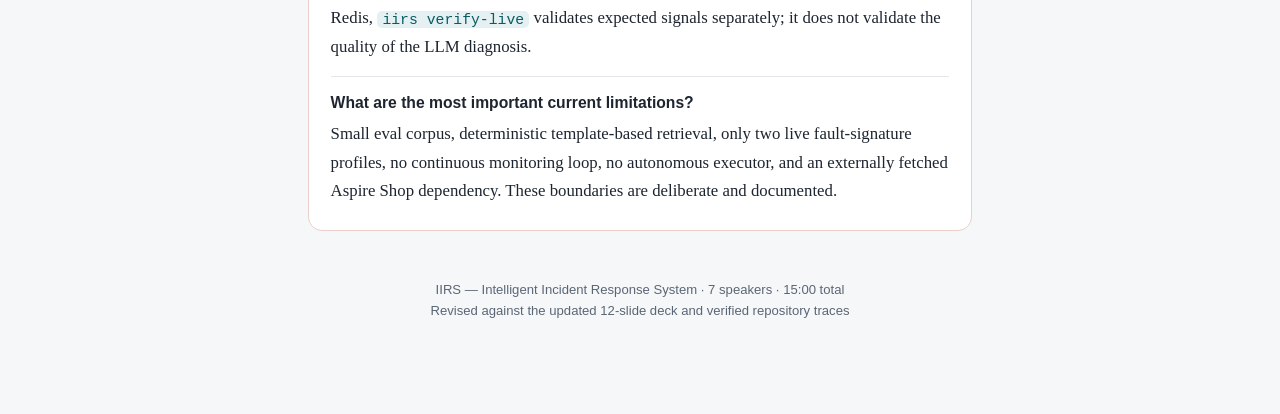
<file: qa-site/resources/IIRS_15min_Readout_Script.html>
<!doctype html>
<meta charset="utf-8">
<meta name="viewport" content="width=device-width, initial-scale=1">
<title>IIRS — 15-Min Readout Script</title>
<link rel="icon" type="image/svg+xml" href="../favicon.svg">
<style>
:root{
  --bg:#F6F7F9; --surface:#FFFFFF; --ink:#1D2530; --muted:#5B6675;
  --accent:#0E7C86; --accent-ink:#0A5B63; --accent-soft:#E4F0F1;
  --line:#E2E6EB;
  --amber:#8F6212; --amber-soft:#FBF3E1; --amber-line:#E8D5A8;
  --warn:#A93F38; --warn-soft:#F9ECEA; --warn-line:#EACFCB;
  --pill-bg:#123239; --pill-ink:#D7F1F3;
}
@media (prefers-color-scheme: dark){
  :root{
    --bg:#0F141B; --surface:#161D26; --ink:#E4EAF1; --muted:#9AA6B5;
    --accent:#4CC3CD; --accent-ink:#8ADCE3; --accent-soft:#12333B;
    --line:#26303C;
    --amber:#DFAE55; --amber-soft:#2A2314; --amber-line:#4A3C1C;
    --warn:#E08B84; --warn-soft:#331B18; --warn-line:#4E2A25;
    --pill-bg:#0C4A52; --pill-ink:#CFF0F3;
  }
}
:root[data-theme="dark"]{
  --bg:#0F141B; --surface:#161D26; --ink:#E4EAF1; --muted:#9AA6B5;
  --accent:#4CC3CD; --accent-ink:#8ADCE3; --accent-soft:#12333B;
  --line:#26303C;
  --amber:#DFAE55; --amber-soft:#2A2314; --amber-line:#4A3C1C;
  --warn:#E08B84; --warn-soft:#331B18; --warn-line:#4E2A25;
  --pill-bg:#0C4A52; --pill-ink:#CFF0F3;
}
:root[data-theme="light"]{
  --bg:#F6F7F9; --surface:#FFFFFF; --ink:#1D2530; --muted:#5B6675;
  --accent:#0E7C86; --accent-ink:#0A5B63; --accent-soft:#E4F0F1;
  --line:#E2E6EB;
  --amber:#8F6212; --amber-soft:#FBF3E1; --amber-line:#E8D5A8;
  --warn:#A93F38; --warn-soft:#F9ECEA; --warn-line:#EACFCB;
  --pill-bg:#123239; --pill-ink:#D7F1F3;
}
*{box-sizing:border-box}
html{scroll-behavior:smooth}
@media (prefers-reduced-motion: reduce){ html{scroll-behavior:auto} }
body{
  margin:0; background:var(--bg); color:var(--ink);
  font-family:-apple-system,"Segoe UI",Roboto,"Helvetica Neue",Arial,sans-serif;
  -webkit-text-size-adjust:100%;
}
.wrap{max-width:44rem; margin:0 auto; padding:1.5rem 1.25rem 5rem; display:flex; flex-direction:column; gap:3rem}
a{color:var(--accent-ink)}
a:focus-visible, .chip:focus-visible{outline:2px solid var(--accent); outline-offset:2px; border-radius:6px}

/* ---------- header ---------- */
header{display:flex; flex-direction:column; gap:.65rem}
.eyebrow{font-family:ui-monospace,"SF Mono","Cascadia Code",Consolas,monospace; font-size:.72rem; letter-spacing:.14em; text-transform:uppercase; color:var(--accent-ink)}
h1{font-size:1.7rem; line-height:1.2; margin:0; letter-spacing:-.01em; text-wrap:balance}
.sub{color:var(--muted); font-size:.95rem; line-height:1.55; margin:0}
.sub strong{color:var(--ink)}

/* ---------- practice rules ---------- */
.rules{background:var(--surface); border:1px solid var(--line); border-left:4px solid var(--accent); border-radius:10px; padding:1.1rem 1.2rem; display:flex; flex-direction:column; gap:.75rem}
.rules h2{margin:0; font-size:.8rem; letter-spacing:.12em; text-transform:uppercase; color:var(--accent-ink); font-family:ui-monospace,"SF Mono",Consolas,monospace}
.rules ol{margin:0; padding-left:1.3rem; display:flex; flex-direction:column; gap:.55rem}
.rules li{line-height:1.6; font-size:1rem}

/* ---------- sticky nav ---------- */
nav{position:sticky; top:0; z-index:10; background:var(--bg); padding:.6rem 0; margin:-.5rem 0; border-bottom:1px solid var(--line)}
.chips{display:flex; gap:.45rem; overflow-x:auto; padding-bottom:.15rem; scrollbar-width:none}
.chips::-webkit-scrollbar{display:none}
.chip{flex:0 0 auto; font-size:.82rem; font-weight:600; text-decoration:none; color:var(--ink); background:var(--surface); border:1px solid var(--line); border-radius:999px; padding:.35rem .8rem; white-space:nowrap}
.chip small{color:var(--muted); font-weight:500}
.chip.qa{color:var(--warn)}

/* ---------- meta zone ---------- */
.meta{display:flex; flex-direction:column; gap:1.4rem}
.meta h2{margin:0 0 .6rem; font-size:.8rem; letter-spacing:.12em; text-transform:uppercase; color:var(--muted); font-family:ui-monospace,"SF Mono",Consolas,monospace}
.howto ul{margin:0; padding-left:1.25rem; display:flex; flex-direction:column; gap:.45rem}
.howto li{line-height:1.6; font-size:.96rem; color:var(--ink)}
.say{display:flex; flex-wrap:wrap; gap:.45rem}
.say span{background:var(--surface); border:1px solid var(--line); border-radius:8px; padding:.3rem .6rem; font-size:.85rem}
.say b{font-weight:650}
.say i{font-style:normal; color:var(--muted); font-family:ui-monospace,"SF Mono",Consolas,monospace; font-size:.8rem}
.order{font-size:.95rem; line-height:1.7}
.order b{color:var(--accent-ink)}
.tablebox{overflow-x:auto; border:1px solid var(--line); border-radius:10px; background:var(--surface)}
table{border-collapse:collapse; width:100%; font-size:.88rem}
th,td{text-align:left; padding:.5rem .8rem; border-bottom:1px solid var(--line); white-space:nowrap}
tr:last-child td{border-bottom:none}
th{font-size:.72rem; letter-spacing:.1em; text-transform:uppercase; color:var(--muted); font-weight:600}
td.num{font-family:ui-monospace,"SF Mono",Consolas,monospace; font-variant-numeric:tabular-nums}

/* ---------- speaker sections ---------- */
section.speaker{background:var(--surface); border:1px solid var(--line); border-radius:14px; padding:1.5rem 1.35rem 1.6rem; scroll-margin-top:4.2rem}
.shead{display:flex; align-items:baseline; gap:.9rem; border-bottom:1px solid var(--line); padding-bottom:.9rem; margin-bottom:1.1rem; flex-wrap:wrap}
.snum{font-family:ui-monospace,"SF Mono",Consolas,monospace; font-size:1.5rem; color:var(--accent); font-weight:700}
.sname{flex:1 1 auto}
.sname h2{margin:0; font-size:1.22rem; letter-spacing:-.01em}
.sname p{margin:.15rem 0 0; color:var(--muted); font-size:.86rem}
.stime{font-family:ui-monospace,"SF Mono",Consolas,monospace; font-size:1rem; font-weight:700; color:var(--pill-ink); background:var(--pill-bg); border-radius:8px; padding:.3rem .6rem; font-variant-numeric:tabular-nums}
.speech p{font-family:Charter,Georgia,"Times New Roman",serif; font-size:1.16rem; line-height:1.8; margin:0 0 1.05rem}
.speech p:last-of-type{margin-bottom:0}
.t{display:inline-block; font-family:ui-monospace,"SF Mono",Consolas,monospace; font-size:.78rem; font-weight:600; color:var(--pill-ink); background:var(--pill-bg); border-radius:6px; padding:.1rem .45rem; margin-right:.45rem; vertical-align:.12em; font-variant-numeric:tabular-nums}
.buffer{margin-top:1.25rem; background:var(--amber-soft); border:1.5px dashed var(--amber-line); border-radius:10px; padding:.9rem 1rem}
.buffer .blabel{display:block; font-family:ui-monospace,"SF Mono",Consolas,monospace; font-size:.7rem; letter-spacing:.12em; text-transform:uppercase; color:var(--amber); margin-bottom:.4rem; font-weight:700}
.buffer p{margin:0; font-family:Charter,Georgia,"Times New Roman",serif; font-size:1.08rem; line-height:1.75; color:var(--ink)}

/* ---------- viva Q&A ---------- */
section.viva{scroll-margin-top:4.2rem; background:var(--surface); border:1px solid var(--warn-line); border-radius:14px; padding:1.5rem 1.35rem}
.viva .warnbar{background:var(--warn-soft); color:var(--warn); border-radius:8px; padding:.55rem .8rem; font-size:.85rem; font-weight:650; margin-bottom:1.2rem}
.viva h2{margin:0 0 .3rem; font-size:1.22rem}
.viva .qa{padding:.9rem 0; border-bottom:1px solid var(--line)}
.viva .qa:last-child{border-bottom:none; padding-bottom:0}
.viva .q{font-weight:650; font-size:.98rem; line-height:1.5; margin:0 0 .35rem}
.viva .a{margin:0; font-family:Charter,Georgia,"Times New Roman",serif; font-size:1.05rem; line-height:1.7; color:var(--ink)}
.viva .a code{font-family:ui-monospace,"SF Mono",Consolas,monospace; font-size:.88em; background:var(--accent-soft); color:var(--accent-ink); border-radius:5px; padding:.05em .35em}

footer{color:var(--muted); font-size:.82rem; line-height:1.6; text-align:center}
</style>

<div class="wrap">

<header>
  <p class="eyebrow">IIRS · Capstone Presentation · Team Readout</p>
  <h1>15-Minute Team Readout Script</h1>
  <p class="sub"><strong>15:00 target, including handoffs.</strong> This version follows the updated 12-slide deck in order, including the new Team Contribution slide, and keeps the agreed speaker order. It is written for a calm 115–125 words-per-minute delivery, not a rushed read.</p>
</header>

<div class="rules">
  <h2>Three rules — do this before the session</h2>
  <ol>
    <li><strong>Read the full script once</strong>, everyone — know the whole flow, who speaks before you and who comes after you.</li>
    <li><strong>Know your first line, main claim, and handoff without looking.</strong> Do not memorise every filler word; speak to the slide and return to the next checkpoint.</li>
    <li><strong>Run the complete deck twice with one shared stopwatch.</strong> The slide operator advances only on the speaker's cue. If the team reaches 12:15 after Slide 10, the final section is on schedule.</li>
  </ol>
</div>

<nav aria-label="Jump to speaker">
  <div class="chips">
    <a class="chip" href="#gaurav">1 Gaurav <small>3:00</small></a>
    <a class="chip" href="#vamsi">2 Vamsi <small>1:30</small></a>
    <a class="chip" href="#rashmi">3 Rashmi <small>2:15</small></a>
    <a class="chip" href="#avinash">4 Avinash <small>2:00</small></a>
    <a class="chip" href="#dinesh">5 Dinesh <small>1:45</small></a>
    <a class="chip" href="#krishna">6 Krishna <small>1:45</small></a>
    <a class="chip" href="#pavan">7 Pavan <small>2:45</small></a>
    <a class="chip qa" href="#viva">Viva Q&amp;A</a>
  </div>
</nav>

<div class="meta">
  <div class="howto">
    <h2>How to use (read silently, never aloud)</h2>
    <ul>
      <li>The small <span class="t">0:30</span> pills show elapsed time within that speaker's slot. Do not read them aloud.</li>
      <li>Each part has a <strong>FLEX LINE</strong> immediately before the handoff. Include it by default. Skip it only when the team is more than 10 seconds behind the cumulative target.</li>
      <li>Keep the updated 12-slide deck in its existing order. The Team Contribution slide comes between Team Members and Agenda; every later slide number reflects that insertion.</li>
      <li>The speaker owns the verbal cue to advance. The slide operator should never guess.</li>
    </ul>
  </div>

  <div>
    <h2>Say it right</h2>
    <div class="say">
      <span><b>Loki</b> <i>LOH-kee</i></span>
      <span><b>Tempo</b> <i>TEM-poh</i></span>
      <span><b>Chainlit</b> <i>CHAIN-lit</i></span>
      <span><b>LangGraph</b> <i>LANG-graaf</i></span>
      <span><b>Triage</b> <i>TREE-aazh</i></span>
      <span><b>Hypotheses</b> <i>hy-POTH-uh-seez</i></span>
      <span><b>0.70</b> <i>zero point seven</i></span>
      <span><b>0.87</b> <i>zero point eight seven</i></span>
    </div>
  </div>

  <div>
    <h2>Timing check (measured word counts)</h2>
    <div class="tablebox">
      <table>
        <tr><th>Speaker</th><th>Slides</th><th>Slot</th><th>Cumulative target</th></tr>
        <tr><td>Gaurav</td><td class="num">1–5</td><td class="num">3:00</td><td class="num">3:00</td></tr>
        <tr><td>Vamsi</td><td class="num">6</td><td class="num">1:30</td><td class="num">4:30</td></tr>
        <tr><td>Rashmi</td><td class="num">7</td><td class="num">2:15</td><td class="num">6:45</td></tr>
        <tr><td>Avinash</td><td class="num">8</td><td class="num">2:00</td><td class="num">8:45</td></tr>
        <tr><td>Dinesh</td><td class="num">9</td><td class="num">1:45</td><td class="num">10:30</td></tr>
        <tr><td>Krishna</td><td class="num">10</td><td class="num">1:45</td><td class="num">12:15</td></tr>
        <tr><td>Pavan</td><td class="num">11–12</td><td class="num">2:45</td><td class="num">15:00</td></tr>
      </table>
    </div>
  </div>
</div>

<!-- ============ 1. GAURAV ============ -->
<section class="speaker" id="gaurav">
  <div class="shead">
    <span class="snum">1</span>
    <div class="sname">
      <h2>Gaurav — Opening, Team, Contributions, Agenda + Problem</h2>
      <p>Slides 1–5 · establish ownership, the need, and the trust boundary</p>
    </div>
    <span class="stime">3:00</span>
  </div>
  <div class="speech">
    <p>Good morning. I am Gaurav Yadav. Our team is presenting IIRS, the Intelligent Incident Response System. It turns logs, metrics, traces, and runbook guidance into an Incident Brief with ranked causes, cited evidence, and safe next steps.</p>
    <p><span class="t">0:20</span><strong>[Advance to Slide 2]</strong> This is our seven-member team. You will hear from us in this order, with each person carrying the next part of the presentation.</p>
    <p><span class="t">0:35</span><strong>[Advance to Slide 3]</strong> Our contributions map to the system. I led integration, the end-to-end workflow, Retriever, evidence schema, queries, and the incident scenario. Vamsi handled integration, telemetry instrumentation, scenario design, and dataset export. Rashmi built Analyst hypothesis ranking, confidence scoring, and next checks. Avinash built Critic verification, hallucination defences, and approval gating. Dinesh added Critic safety checks, failure-mode tests, chat UX, and approval documentation. Krishna built Planner orchestration, tool calling, whitelist enforcement, and audit logging. Pavan built chat, follow-up support, and the README.</p>
    <p><span class="t">1:10</span><strong>[Advance to Slide 4]</strong> We will define the incident-response problem, then show our objectives, architecture, workflow, and technology choices. Finally, we will compare a run with no confirmed fault against a likely service failure.</p>
    <p><span class="t">1:30</span><strong>[Advance to Slide 5]</strong> The problem is not a lack of telemetry. Distributed applications already produce huge volumes of it. The problem is correlation. During an incident, an on-call engineer must move between metrics, logs, and traces; align the time window; connect symptoms across services; consult a runbook; and decide what is safe to do. Under pressure, that manual process is slow and inconsistent, especially for an L1 responder.</p>
    <p><span class="t">2:00</span>IIRS automates that first investigation, but not the fix. We set four trust requirements. First, <strong>evidence-grounded</strong>: diagnoses cite supporting telemetry or knowledge. Second, <strong>auditable</strong>: each stage and tool call is recorded in a JSON trace. Third, <strong>safe by design</strong>: diagnostic checks are read-only by default. Fourth, <strong>human in the loop</strong>: restarts, rollbacks, failovers, reconfiguration, and traffic changes remain approval-gated recommendations.</p>
    <p><span class="t">2:35</span>Our central claim is modest and testable: IIRS assembles the first evidence-backed diagnosis while leaving judgment and control with the on-call engineer.</p>
  </div>
  <div class="buffer">
    <span class="blabel">Flex line — skip only if more than 10 seconds late</span>
    <p>The demonstration environment is reproducible locally: Aspire Shop, the observability stack, the IIRS pipeline, and both CLI and chat entry points can run on one development machine.</p>
  </div>
  <div class="speech">
    <p>Vamsi will now translate that claim into the concrete objectives we implemented.</p>
  </div>
</section>

<!-- ============ 2. VAMSI ============ -->
<section class="speaker" id="vamsi">
  <div class="shead">
    <span class="snum">2</span>
    <div class="sname">
      <h2>Vamsi — Objectives</h2>
      <p>Slide 6 · turn the problem into measurable system outputs</p>
    </div>
    <span class="stime">1:30</span>
  </div>
  <div class="speech">
    <p>Thank you, Gaurav. <strong>[Advance to Slide 6]</strong> The slide lists six objectives, but they form three practical outcomes.</p>
    <p><span class="t">0:15</span>First, <strong>create one evidence path</strong>. We collect application telemetry through OpenTelemetry and make logs, metrics, and traces queryable through Loki, Prometheus, and Tempo. This gives the system a common time window and service context instead of three disconnected views.</p>
    <p><span class="t">0:45</span>Second, <strong>turn evidence into a diagnosis</strong>. The pipeline ranks likely root causes, attaches confidence scores, cites the supporting evidence IDs, and produces suggested next checks. The output is a fixed Incident Brief rather than an unstructured chatbot answer.</p>
    <p><span class="t">1:05</span>Third, <strong>make the result usable and reviewable</strong>. Engineers can see the result in Chainlit or reproduce it from the command line, while the full run is written to a trace for audit and evaluation. These objectives define what success means for the project.</p>
  </div>
  <div class="buffer">
    <span class="blabel">Flex line — skip only if more than 10 seconds late</span>
    <p>We also kept the current scope reactive: IIRS starts from an alert or engineer prompt; it does not continuously detect incidents on its own.</p>
  </div>
  <div class="speech">
    <p>Rashmi will now show how the four-stage architecture delivers these objectives.</p>
  </div>
</section>

<!-- ============ 3. RASHMI ============ -->
<section class="speaker" id="rashmi">
  <div class="shead">
    <span class="snum">3</span>
    <div class="sname">
      <h2>Rashmi — System Architecture</h2>
      <p>Slide 7 · four stages with explicit contracts</p>
    </div>
    <span class="stime">2:15</span>
  </div>
  <div class="speech">
    <p>Thank you, Vamsi. <strong>[Advance to Slide 7]</strong> IIRS is a fixed four-stage pipeline: Retriever, Analyst, Critic, and Planner. Calling out the boundaries matters because not every stage should use generative AI.</p>
    <p><span class="t">0:20</span>The <strong>Retriever</strong> is deterministic and tooling-based. It queries Loki for logs, Prometheus for metrics, Tempo for traces, and relevant local runbooks. It packages every result into an Evidence Bundle with a unique ID. Keeping retrieval deterministic makes the evidence foundation reproducible.</p>
    <p><span class="t">0:50</span>The <strong>Analyst</strong> is LLM-backed. It reads that bundle and produces ranked root-cause hypotheses. Each hypothesis includes a confidence score, supporting and contradicting evidence IDs, and next checks. The prompt requires evidence references, but that instruction alone is not enough.</p>
    <p><span class="t">1:20</span>So the <strong>Critic</strong>, also LLM-backed, reviews the same evidence and challenges the Analyst. It flags weak citations, alternative explanations, missing data, and unsafe assumptions. Its role is not to guarantee that hallucination is impossible; its role is to expose unsupported reasoning before it reaches the operator.</p>
    <p><span class="t">1:50</span>Finally, the <strong>Planner</strong> converts the reviewed state into an Incident Brief. It places read-only diagnostic steps under auto-safe and any mutating action under needs-approval. LangGraph passes a shared structured state through this fixed sequence, and a local fallback runner preserves the same stages when LangGraph is unavailable.</p>
    <p><span class="t">2:05</span>That architecture explains who does what.</p>
  </div>
  <div class="buffer">
    <span class="blabel">Flex line — skip only if more than 10 seconds late</span>
    <p>The fixed sequence is an MVP trade-off: it is predictable and testable, but it does not yet loop back to collect new evidence when the Critic finds a gap.</p>
  </div>
  <div class="speech">
    <p>Avinash will now follow one incident through the complete data flow.</p>
  </div>
</section>

<!-- ============ 4. AVINASH ============ -->
<section class="speaker" id="avinash">
  <div class="shead">
    <span class="snum">4</span>
    <div class="sname">
      <h2>Avinash — End-to-End Workflow</h2>
      <p>Slide 8 · from application signal to auditable brief</p>
    </div>
    <span class="stime">2:00</span>
  </div>
  <div class="speech">
    <p>Thank you, Rashmi. <strong>[Advance to Slide 8]</strong> This slide shows eight steps, which I will group into collection, reasoning, and delivery.</p>
    <p><span class="t">0:15</span>In the <strong>collection phase</strong>, Aspire Shop generates telemetry. It is a .NET microservices application with a frontend, catalog and basket services, PostgreSQL, and Redis. The services emit OTLP data to the OpenTelemetry Collector. The Collector exports logs to Loki, metrics for Prometheus to scrape, and traces to Tempo.</p>
    <p><span class="t">0:50</span>When an engineer submits an alert or a plain-English incident prompt, the Python backend parses the service, environment, summary, and time window. The Retriever then asks only the parameterised queries relevant to that incident. The results become structured evidence items such as a connection-refused log, an up-status metric, a failed span, or a runbook excerpt.</p>
    <p><span class="t">1:20</span>In the <strong>reasoning phase</strong>, the Analyst, Critic, and Planner receive that structured state in sequence. They rank hypotheses, test the evidence chain, and separate diagnostic checks from approval-required remediation.</p>
    <p><span class="t">1:40</span>In the <strong>delivery phase</strong>, Chainlit renders stage progress and the final Incident Brief. The same pipeline can run from the <code>iirs</code> command line for reproducibility. Every completed run also writes a JSON trace containing the alert, evidence, agent outputs, execution modes, and final brief.</p>
  </div>
  <div class="buffer">
    <span class="blabel">Flex line — skip only if more than 10 seconds late</span>
    <p>After the brief, follow-up questions such as “why?” or “what should I do first?” are answered from the saved incident state without running retrieval again.</p>
  </div>
  <div class="speech">
    <p>Dinesh will now explain the technologies behind this workflow and why each one is present.</p>
  </div>
</section>

<!-- ============ 5. DINESH ============ -->
<section class="speaker" id="dinesh">
  <div class="shead">
    <span class="snum">5</span>
    <div class="sname">
      <h2>Dinesh — Technology Stack</h2>
      <p>Slide 9 · one reason for each technology choice</p>
    </div>
    <span class="stime">1:45</span>
  </div>
  <div class="speech">
    <p>Thank you, Avinash. <strong>[Advance to Slide 9]</strong> This stack is intentionally conventional because the project risk is in evidence correlation and safe reasoning, not in inventing infrastructure.</p>
    <p><span class="t">0:15</span><strong>Python</strong> hosts the pipeline, data models, adapters, CLI, and evaluation code. <strong>LangGraph</strong> orchestrates the shared state across the four stages. <strong>GPT-5 mini</strong> powers the Analyst, Critic, Planner, and follow-up responses when model mode is enabled; the Retriever remains deterministic.</p>
    <p><span class="t">0:50</span><strong>Chainlit</strong> provides the chat interface and its web stack uses FastAPI underneath. To be precise, this repository does not define a separate FastAPI application; our application code integrates through Chainlit. The CLI exercises the same pipeline without the browser.</p>
    <p><span class="t">1:15</span><strong>Docker Compose</strong> runs the local observability services. <strong>OpenTelemetry</strong> gives us a vendor-neutral telemetry protocol and Collector. <strong>Loki, Prometheus, and Tempo</strong> then provide the three evidence types: logs explain what happened, metrics show scale and health, and traces show the request path across dependencies.</p>
    <p><span class="t">1:30</span>The important point is that each technology has one clear responsibility.</p>
  </div>
  <div class="buffer">
    <span class="blabel">Flex line — skip only if more than 10 seconds late</span>
    <p>Model-backed runs fail explicitly on timeout or invalid structured output instead of silently switching to a different answer.</p>
  </div>
  <div class="speech">
    <p>Krishna will now show the first output: whether IIRS can remain conservative when there is no confirmed fault.</p>
  </div>
</section>

<!-- ============ 6. KRISHNA ============ -->
<section class="speaker" id="krishna">
  <div class="shead">
    <span class="snum">6</span>
    <div class="sname">
      <h2>Krishna — Case 1: Normal Operation</h2>
      <p>Slide 10 · test restraint before fault detection</p>
    </div>
    <span class="stime">1:45</span>
  </div>
  <div class="speech">
    <p>Thank you, Dinesh. <strong>[Advance to Slide 10]</strong> Before asking whether IIRS detects a fault, we tested whether it can avoid inventing one. That is the safer first test for an incident-response assistant.</p>
    <p><span class="t">0:20</span>In this captured run, the core Aspire Shop services appeared healthy, but the evidence included a transient high-latency trace. A single slow request is suspicious evidence, not proof of an outage. An overconfident system could turn that noise into a false diagnosis and an unnecessary remediation recommendation.</p>
    <p><span class="t">0:50</span>The model-backed Incident Brief ranked <strong>“No clear live fault detected”</strong> first, with a displayed confidence of zero point seven. It did not recommend remediation. But the Critic also flagged that the 2.26-second trace still required log and span correlation before “healthy” could be treated as final.</p>
    <p><span class="t">1:20</span>We should not treat zero point seven as a statistically calibrated probability; it is the pipeline's relative confidence for this run. The useful behaviour is the combination: a conservative top hypothesis, an explicit contradiction, and read-only next checks instead of a mutating action.</p>
  </div>
  <div class="buffer">
    <span class="blabel">Flex line — skip only if more than 10 seconds late</span>
    <p>This healthy case is also part of the offline regression suite, so a future prompt change that turns the same evidence into an outage diagnosis will fail the rubric.</p>
  </div>
  <div class="speech">
    <p>Pavan will now contrast this with the captured failure case and then close the presentation.</p>
  </div>
</section>

<!-- ============ 7. PAVAN ============ -->
<section class="speaker" id="pavan">
  <div class="shead">
    <span class="snum">7</span>
    <div class="sname">
      <h2>Pavan — Case 2, Evidence of Quality + Conclusion</h2>
      <p>Slides 11–12 · investigate a likely failure, then close honestly</p>
    </div>
    <span class="stime">2:45</span>
  </div>
  <div class="speech">
    <p>Thank you, Krishna. <strong>[Advance to Slide 11]</strong> In the second captured run, runtime inspection did not observe <code>catalogservice</code> in Docker or the local process list. That is a much stronger failure signal than one slow trace.</p>
    <p><span class="t">0:35</span>The Retriever was tooling-based and the other three stages were model-backed. The pipeline ranked <strong>“catalogservice unavailable”</strong> first, with a displayed confidence of zero point eight seven. However, recent catalog logs conflicted with the missing-process signal. The Critic therefore required process, reachability, and health-endpoint checks before any restart. This is the safety design working: make the likely cause visible without pretending contradictory evidence has disappeared.</p>
    <p><span class="t">1:15</span>We also evaluate behaviour separately from the screenshots. Our offline command, <code>iirs eval</code>, runs fixed routing and pipeline cases against explicit rubrics. The latest deterministic baseline, which we re-ran today, passes two out of two suites, nine out of nine cases, and forty-six out of forty-six checks. These checks cover routing, top diagnosis, evidence citation, trace creation, and approval boundaries. This is a regression baseline, not proof that the system handles every production incident.</p>
    <p><span class="t">1:55</span><strong>[Advance to Slide 12]</strong> Our conclusion is that the prototype demonstrates a complete, inspectable path from telemetry to an Incident Brief. Its strengths are separation of responsibilities, evidence-linked reasoning, per-run traces, and explicit human control over mutating actions.</p>
    <p><span class="t">2:20</span>The next work should focus on broader incident coverage, deployment-change correlation, richer runbook retrieval, real-time alert prioritisation, and carefully approval-gated remediation. The limitations are equally important: our evaluation corpus is still small, the Retriever uses fixed query templates, and the system is reactive rather than continuously monitoring.</p>
  </div>
  <div class="buffer">
    <span class="blabel">Flex line — skip only if more than 10 seconds late</span>
    <p>The target is not autonomous remediation first. The safer path is to expand evidence and evaluation coverage before adding any executor capability.</p>
  </div>
  <div class="speech">
    <p><span class="t">2:40</span>IIRS does not ask an operator to trust a confident answer blindly. It gives the operator an answer they can inspect. Thank you. We are ready for questions.</p>
  </div>
</section>

<!-- ============ VIVA Q&A ============ -->
<section class="viva" id="viva">
  <h2>Viva Q&amp;A — quick answers</h2>
  <div class="warnbar">Question round only. Do NOT read this during the 15-minute presentation.</div>

  <div class="qa">
    <p class="q">Slide says FastAPI — where exactly is FastAPI used?</p>
    <p class="a">Through Chainlit's server stack. Our repository does not define a separate FastAPI application or custom REST endpoints. The second entry point is the <code>iirs</code> CLI, which invokes the same pipeline without the web UI.</p>
  </div>
  <div class="qa">
    <p class="q">Why is the pipeline linear? Why no loops between agents?</p>
    <p class="a">Deliberate. Linear means predictable, auditable, and easy to test. The Critic already gives in-pipeline feedback without loops. Loops add non-termination risk.</p>
  </div>
  <div class="qa">
    <p class="q">Why is the Retriever deterministic — isn't that a limitation?</p>
    <p class="a">Yes, it is both a safety choice and a limitation. Parameterised queries make retrieval reproducible and prevent invented queries, but the Retriever cannot dynamically decide that a novel signal is needed. Adaptive retrieval is future work.</p>
  </div>
  <div class="qa">
    <p class="q">What stops the LLM from hallucinating a root cause?</p>
    <p class="a">Nothing makes hallucination impossible. We reduce the risk with structured evidence IDs, prompts that require supporting and contradicting citations, a separate Critic pass, strict output schemas, approval gating, and regression evals. The operator can inspect the trace instead of trusting prose alone.</p>
  </div>
  <div class="qa">
    <p class="q">What if Prometheus or Loki is down? What if the LLM call fails?</p>
    <p class="a">Missing or unreachable telemetry raises <code>TelemetryConfigurationError</code> or <code>TelemetryRequestError</code>. A model timeout or invalid structured output raises <code>OpenAIRequestError</code>. Model-backed runs stop instead of silently replacing the answer with deterministic reasoning.</p>
  </div>
  <div class="qa">
    <p class="q">Can IIRS catch a dependency failure — say Postgres down but the alert is on catalog service?</p>
    <p class="a">Yes — that is exactly what the trace and metric evidence enables. Catalog service shows timeouts, but Tempo traces and the Postgres up-metric point to the database as the real cause. Our fault-injection script can stop Postgres or Redis to reproduce this.</p>
  </div>
  <div class="qa">
    <p class="q">Difference between iirs eval and iirs verify-live?</p>
    <p class="a"><code>eval</code> is an offline regression harness over fixed routing and pipeline cases. The current 46/46 result was run with OpenAI disabled, so it proves deterministic baseline behaviour, not model accuracy. <code>verify-live</code> separately checks that the PLT backends contain expected PostgreSQL or Redis fault signals.</p>
  </div>
  <div class="qa">
    <p class="q">Why OpenAI and not a local model?</p>
    <p class="a">We chose GPT-5 mini for reliable structured output and reasoning within the project schedule. Model access is isolated in <code>src/iirs/llm.py</code>, and the base URL can target an OpenAI-compatible endpoint. A non-compatible provider would still require adapter work and fresh evaluation.</p>
  </div>
  <div class="qa">
    <p class="q">Are the 0.70 and 0.87 confidence scores calibrated probabilities?</p>
    <p class="a">No. They are model or pipeline confidence values used to rank hypotheses within a run. We do not yet have enough labelled incidents to claim statistical calibration. We judge the current prototype through ranked outcomes, citations, safety checks, and fixed-case regressions.</p>
  </div>
  <div class="qa">
    <p class="q">Does the 46/46 eval prove the AI works in production?</p>
    <p class="a">No. It proves that nine fixed cases currently satisfy forty-six explicit checks. That is useful regression evidence, but the corpus is small and the latest baseline is deterministic. Broader labelled incidents and model-enabled evaluation are required before production claims.</p>
  </div>
  <div class="qa">
    <p class="q">Were the two outputs shown on Slides 10 and 11 actually model-backed?</p>
    <p class="a">Yes. Their matching JSON traces record the Retriever as <code>tooling</code> and the Analyst, Critic, and Planner as <code>model</code>. Keep that separate from the 46/46 offline eval result, which is the deterministic regression baseline.</p>
  </div>
  <div class="qa">
    <p class="q">Do the JSON traces contain the model's private chain of thought?</p>
    <p class="a">No. They contain the structured, auditable artifacts we need: evidence, hypotheses, critique findings, action plan, execution modes, timestamps, tool calls, and summaries. We do not claim to store hidden chain-of-thought reasoning.</p>
  </div>
  <div class="qa">
    <p class="q">What exactly is live in the demonstration?</p>
    <p class="a">Aspire Shop and the local PLT stack can run live, and evidence IDs with <code>.live.</code> indicate the PLT backend path. The submitted slides show captured runs. For PostgreSQL and Redis, <code>iirs verify-live</code> validates expected signals separately; it does not validate the quality of the LLM diagnosis.</p>
  </div>
  <div class="qa">
    <p class="q">What are the most important current limitations?</p>
    <p class="a">Small eval corpus, deterministic template-based retrieval, only two live fault-signature profiles, no continuous monitoring loop, no autonomous executor, and an externally fetched Aspire Shop dependency. These boundaries are deliberate and documented.</p>
  </div>
</section>

<footer>
  IIRS — Intelligent Incident Response System · 7 speakers · 15:00 total<br>
  Revised against the updated 12-slide deck and verified repository traces
</footer>

</div>
</file>
<file: qa-site/styles.css>
:root {
  color-scheme: light;
  --bg: #f7f8fa;
  --panel: #ffffff;
  --ink: #161a1d;
  --muted: #5f6972;
  --line: #d8dee5;
  --teal: #0f766e;
  --blue: #2563eb;
  --amber: #b45309;
  --red: #b91c1c;
  --violet: #6d28d9;
  --green-soft: #e7f6f2;
  --blue-soft: #eaf1ff;
  --amber-soft: #fff3df;
  --red-soft: #fff0f0;
  --navy: #17202a;
  --shadow: 0 8px 24px rgba(22, 26, 29, 0.06);
}

* {
  box-sizing: border-box;
}

[hidden] {
  display: none !important;
}

body {
  margin: 0;
  background: var(--bg);
  color: var(--ink);
  font-family:
    Inter, ui-sans-serif, system-ui, -apple-system, BlinkMacSystemFont, "Segoe UI",
    sans-serif;
  line-height: 1.5;
}

button,
input {
  font: inherit;
}

button {
  min-height: 40px;
  border: 1px solid var(--line);
  border-radius: 8px;
  background: var(--panel);
  color: var(--ink);
  cursor: pointer;
  transition: background 140ms ease, border-color 140ms ease, color 140ms ease;
}

button:hover {
  border-color: #9aa7b4;
}

button.is-active {
  background: var(--ink);
  color: #fff;
  border-color: var(--ink);
}

.topbar {
  display: flex;
  align-items: center;
  justify-content: space-between;
  gap: 24px;
  padding: 18px clamp(18px, 4vw, 48px);
  background: var(--navy);
  border-bottom: 1px solid var(--navy);
  color: #fff;
}

.eyebrow,
.section-kicker,
.card-meta,
.control-label,
.search-box span {
  margin: 0;
  color: var(--muted);
  font-size: 0.74rem;
  font-weight: 800;
  letter-spacing: 0;
  text-transform: uppercase;
}

.topbar .eyebrow {
  color: #9fd8dc;
}

h1,
h2,
h3,
p {
  margin-top: 0;
}

h1 {
  margin-bottom: 0;
  font-size: clamp(1.65rem, 3vw, 2.6rem);
  line-height: 1.05;
}

.topbar-stats {
  display: grid;
  grid-template-columns: repeat(3, minmax(96px, 1fr));
  gap: 10px;
  min-width: min(460px, 48vw);
}

.topbar-stats div {
  padding: 10px 12px;
  border: 1px solid #43505b;
  border-radius: 8px;
  background: #202c36;
}

.topbar-stats strong,
.topbar-stats span {
  display: block;
}

.topbar-stats strong {
  font-size: 1.1rem;
}

.topbar-stats span {
  color: #b9c3ca;
  font-size: 0.78rem;
}

main {
  width: min(1420px, calc(100% - 32px));
  margin: 0 auto;
  padding: 14px 0 42px;
}

.system-band {
  display: grid;
  grid-template-columns: minmax(0, 0.85fr) minmax(360px, 1.15fr);
  gap: 14px;
  align-items: stretch;
  margin-bottom: 12px;
}

.snapshot,
.system-map,
.controls,
.facts-strip,
.answer-mode,
.presentation-kit {
  border: 1px solid var(--line);
  border-radius: 8px;
  background: var(--panel);
  box-shadow: var(--shadow);
}

.snapshot,
.system-map,
.facts-strip,
.answer-mode,
.presentation-kit {
  box-shadow: none;
}

.snapshot {
  padding: clamp(16px, 2.4vw, 24px);
}

.snapshot h2 {
  max-width: 660px;
  margin-bottom: 10px;
  font-size: clamp(1.45rem, 2.35vw, 2.35rem);
  line-height: 1.08;
}

.snapshot p:last-child {
  max-width: 640px;
  margin-bottom: 0;
  color: var(--muted);
  font-size: 0.94rem;
}

.system-map {
  display: flex;
  flex-direction: column;
  justify-content: center;
  gap: 9px;
  min-height: 218px;
  padding: 18px;
  overflow: hidden;
}

.map-row {
  display: grid;
  gap: 8px;
}

.map-row span {
  display: flex;
  align-items: center;
  justify-content: center;
  min-height: 42px;
  padding: 7px 8px;
  border: 1px solid var(--line);
  border-radius: 8px;
  color: var(--ink);
  font-weight: 800;
  text-align: center;
}

.map-user {
  grid-template-columns: repeat(2, 1fr);
}

.map-user span {
  background: var(--blue-soft);
  border-color: #b8ccff;
}

.map-pipeline {
  grid-template-columns: repeat(4, 1fr);
}

.map-pipeline span {
  background: var(--green-soft);
  border-color: #aedbd0;
}

.map-data {
  grid-template-columns: repeat(4, 1fr);
}

.map-data span {
  background: var(--amber-soft);
  border-color: #f1c986;
}

.map-line {
  width: 2px;
  height: 14px;
  margin: 0 auto;
  background: var(--line);
}

.map-caption {
  color: var(--muted);
  font-size: 0.82rem;
  text-align: center;
}

.facts-strip {
  display: grid;
  grid-template-columns: repeat(4, 1fr);
  gap: 1px;
  margin-bottom: 12px;
  overflow: hidden;
}

.facts-strip div {
  min-height: 64px;
  padding: 11px 16px;
  background: #fff;
}

.facts-strip span,
.facts-strip strong {
  display: block;
}

.presentation-kit {
  display: grid;
  grid-template-columns: minmax(250px, 0.65fr) minmax(0, 1.35fr);
  gap: 24px;
  align-items: center;
  margin-bottom: 12px;
  padding: 16px;
}

.kit-heading h2 {
  margin: 4px 0 0;
  font-size: 1.25rem;
  line-height: 1.2;
}

.resource-list {
  display: grid;
  grid-template-columns: repeat(5, minmax(0, 1fr));
  border: 1px solid var(--line);
  border-radius: 8px;
  overflow: hidden;
}

.resource-list a {
  min-width: 0;
  min-height: 82px;
  padding: 11px 12px;
  border-right: 1px solid var(--line);
  background: #fff;
  color: var(--ink);
  text-decoration: none;
}

.resource-list a:last-child {
  border-right: 0;
}

.resource-list a:hover,
.resource-list a:focus-visible {
  background: var(--blue-soft);
  outline: none;
}

.resource-list strong,
.resource-list span {
  display: block;
  overflow-wrap: anywhere;
}

.resource-list strong {
  margin: 6px 0 2px;
  font-size: 0.88rem;
  line-height: 1.2;
}

.resource-list span:last-child {
  color: var(--muted);
  font-size: 0.74rem;
}

.resource-list .resource-type {
  color: var(--teal);
  font: 800 0.7rem/1 ui-monospace, "SFMono-Regular", Consolas, monospace;
}

.facts-strip span {
  color: var(--muted);
  font-size: 0.78rem;
  font-weight: 800;
  text-transform: uppercase;
}

.facts-strip strong {
  margin-top: 6px;
  font-size: 0.9rem;
  line-height: 1.35;
}

.controls {
  display: grid;
  grid-template-columns: minmax(240px, 1.2fr) minmax(260px, 1.4fr) minmax(220px, 0.8fr);
  gap: 18px;
  align-items: end;
  margin-bottom: 12px;
  padding: 14px;
}

.search-box {
  display: grid;
  gap: 8px;
}

.search-box input {
  width: 100%;
  min-height: 44px;
  padding: 0 13px;
  border: 1px solid var(--line);
  border-radius: 8px;
  background: #fff;
  color: var(--ink);
}

.search-box input:focus {
  border-color: var(--blue);
  outline: 3px solid rgba(37, 99, 235, 0.14);
}

.filter-row {
  display: flex;
  flex-wrap: wrap;
  gap: 8px;
  margin-top: 8px;
}

.filter-row button {
  padding: 0 12px;
  font-size: 0.88rem;
}

.filter-row.compact button {
  min-width: 70px;
}

.command-row {
  grid-column: 1 / -1;
  display: flex;
  flex-wrap: wrap;
  gap: 10px;
}

.command-row button {
  padding: 0 14px;
}

.answer-mode {
  display: flex;
  align-items: center;
  justify-content: space-between;
  gap: 20px;
  margin-bottom: 12px;
  padding: 14px;
}

.answer-mode h2 {
  margin-bottom: 0;
  font-size: 1.3rem;
}

.answer-mode p {
  margin-bottom: 0;
  color: var(--muted);
}

.view-actions,
.view-tabs,
.practice-controls {
  display: flex;
  align-items: center;
  gap: 8px;
}

.view-actions {
  flex-wrap: wrap;
  justify-content: flex-end;
}

.view-tabs {
  padding: 3px;
  border: 1px solid var(--line);
  border-radius: 8px;
  background: var(--bg);
}

.view-tabs button {
  min-height: 34px;
  padding: 0 13px;
  border: 0;
  background: transparent;
}

.view-tabs button[aria-selected="true"] {
  background: var(--ink);
  color: #fff;
}

.practice-controls button {
  min-height: 36px;
  padding: 0 12px;
}

.practice-controls span {
  min-width: 68px;
  color: var(--muted);
  font: 700 0.84rem/1 ui-monospace, "SFMono-Regular", Consolas, monospace;
  text-align: center;
}

.question-grid {
  display: grid;
  grid-template-columns: repeat(2, minmax(0, 1fr));
  gap: 16px;
  min-width: 0;
}

.question-grid.is-practice {
  grid-template-columns: minmax(0, 840px);
  justify-content: center;
}

.question-grid.is-practice .qa-card {
  min-height: 420px;
}

.qa-card {
  display: flex;
  flex-direction: column;
  gap: 14px;
  min-width: 0;
  min-height: 320px;
  padding: 18px;
  border: 1px solid var(--line);
  border-radius: 8px;
  background: var(--panel);
  box-shadow: var(--shadow);
}

.card-head {
  display: grid;
  grid-template-columns: minmax(0, 1fr) auto;
  gap: 12px;
  align-items: start;
}

.card-head h3 {
  margin: 5px 0 0;
  font-size: clamp(1rem, 1.5vw, 1.18rem);
  line-height: 1.28;
  overflow-wrap: anywhere;
}

.review-toggle {
  min-width: 104px;
  padding: 0 12px;
  color: var(--muted);
}

.review-toggle.is-reviewed {
  color: #fff;
  background: var(--teal);
  border-color: var(--teal);
}

details {
  border-top: 1px solid var(--line);
  padding-top: 12px;
}

summary {
  width: max-content;
  max-width: 100%;
  min-height: 36px;
  padding: 7px 12px;
  border: 1px solid var(--line);
  border-radius: 8px;
  color: var(--ink);
  font-weight: 800;
  cursor: pointer;
  list-style: none;
}

summary::-webkit-details-marker {
  display: none;
}

details[open] summary {
  background: var(--blue-soft);
  border-color: #b8ccff;
}

.answer {
  margin-top: 14px;
  color: #22282d;
  overflow-wrap: anywhere;
}

.answer p {
  margin-bottom: 10px;
}

.answer ul {
  margin: 0 0 10px 1.1rem;
  padding: 0;
}

.answer li {
  margin-bottom: 6px;
}

.say-block,
.trap-block {
  margin-top: auto;
  padding: 12px;
  border-radius: 8px;
  font-size: 0.92rem;
  overflow-wrap: anywhere;
}

details:not([open]) ~ .say-block,
details:not([open]) ~ .trap-block {
  display: none;
}

.say-block {
  background: var(--green-soft);
  border: 1px solid #aedbd0;
}

.trap-block {
  background: var(--red-soft);
  border: 1px solid #f3b6b6;
}

.say-block strong,
.trap-block strong {
  display: block;
  margin-bottom: 3px;
}

.tag {
  display: inline-block;
  margin-right: 6px;
  color: var(--muted);
}

.empty-state {
  grid-column: 1 / -1;
  padding: 32px;
  border: 1px dashed var(--line);
  border-radius: 8px;
  background: #fff;
  color: var(--muted);
  text-align: center;
}

@media (max-width: 1050px) {
  .topbar,
  .system-band,
  .answer-mode {
    display: block;
  }

  .topbar-stats,
  .system-map,
  .answer-mode p {
    margin-top: 16px;
  }

  .system-band {
    display: grid;
    grid-template-columns: 1fr;
  }

  .facts-strip {
    grid-template-columns: repeat(2, 1fr);
  }

  .controls,
  .question-grid,
  .presentation-kit {
    grid-template-columns: 1fr;
  }

  .resource-list {
    grid-template-columns: repeat(3, minmax(0, 1fr));
  }

  .resource-list a {
    border-bottom: 1px solid var(--line);
  }
}

@media (max-width: 680px) {
  main {
    width: min(100% - 20px, 1420px);
    padding-top: 14px;
  }

  .topbar {
    position: static;
    padding: 16px 10px;
  }

  .topbar-stats {
    grid-template-columns: repeat(3, minmax(0, 1fr));
    gap: 6px;
    min-width: 0;
  }

  .topbar-stats div {
    padding: 8px;
  }

  .topbar-stats strong {
    font-size: 1rem;
  }

  .topbar-stats span {
    font-size: 0.68rem;
  }

  .map-pipeline,
  .map-data,
  .facts-strip,
  .resource-list {
    grid-template-columns: 1fr;
  }

  .resource-list a {
    border-right: 0;
  }

  .resource-list a:last-child {
    border-bottom: 0;
  }

  .view-actions,
  .view-tabs,
  .practice-controls {
    width: 100%;
  }

  .view-tabs button,
  .practice-controls button {
    flex: 1;
  }

  .map-row span {
    min-height: 44px;
  }

  .qa-card {
    min-height: 0;
  }

  .card-head {
    grid-template-columns: 1fr;
  }

  .review-toggle {
    width: 100%;
  }
}
</file>
